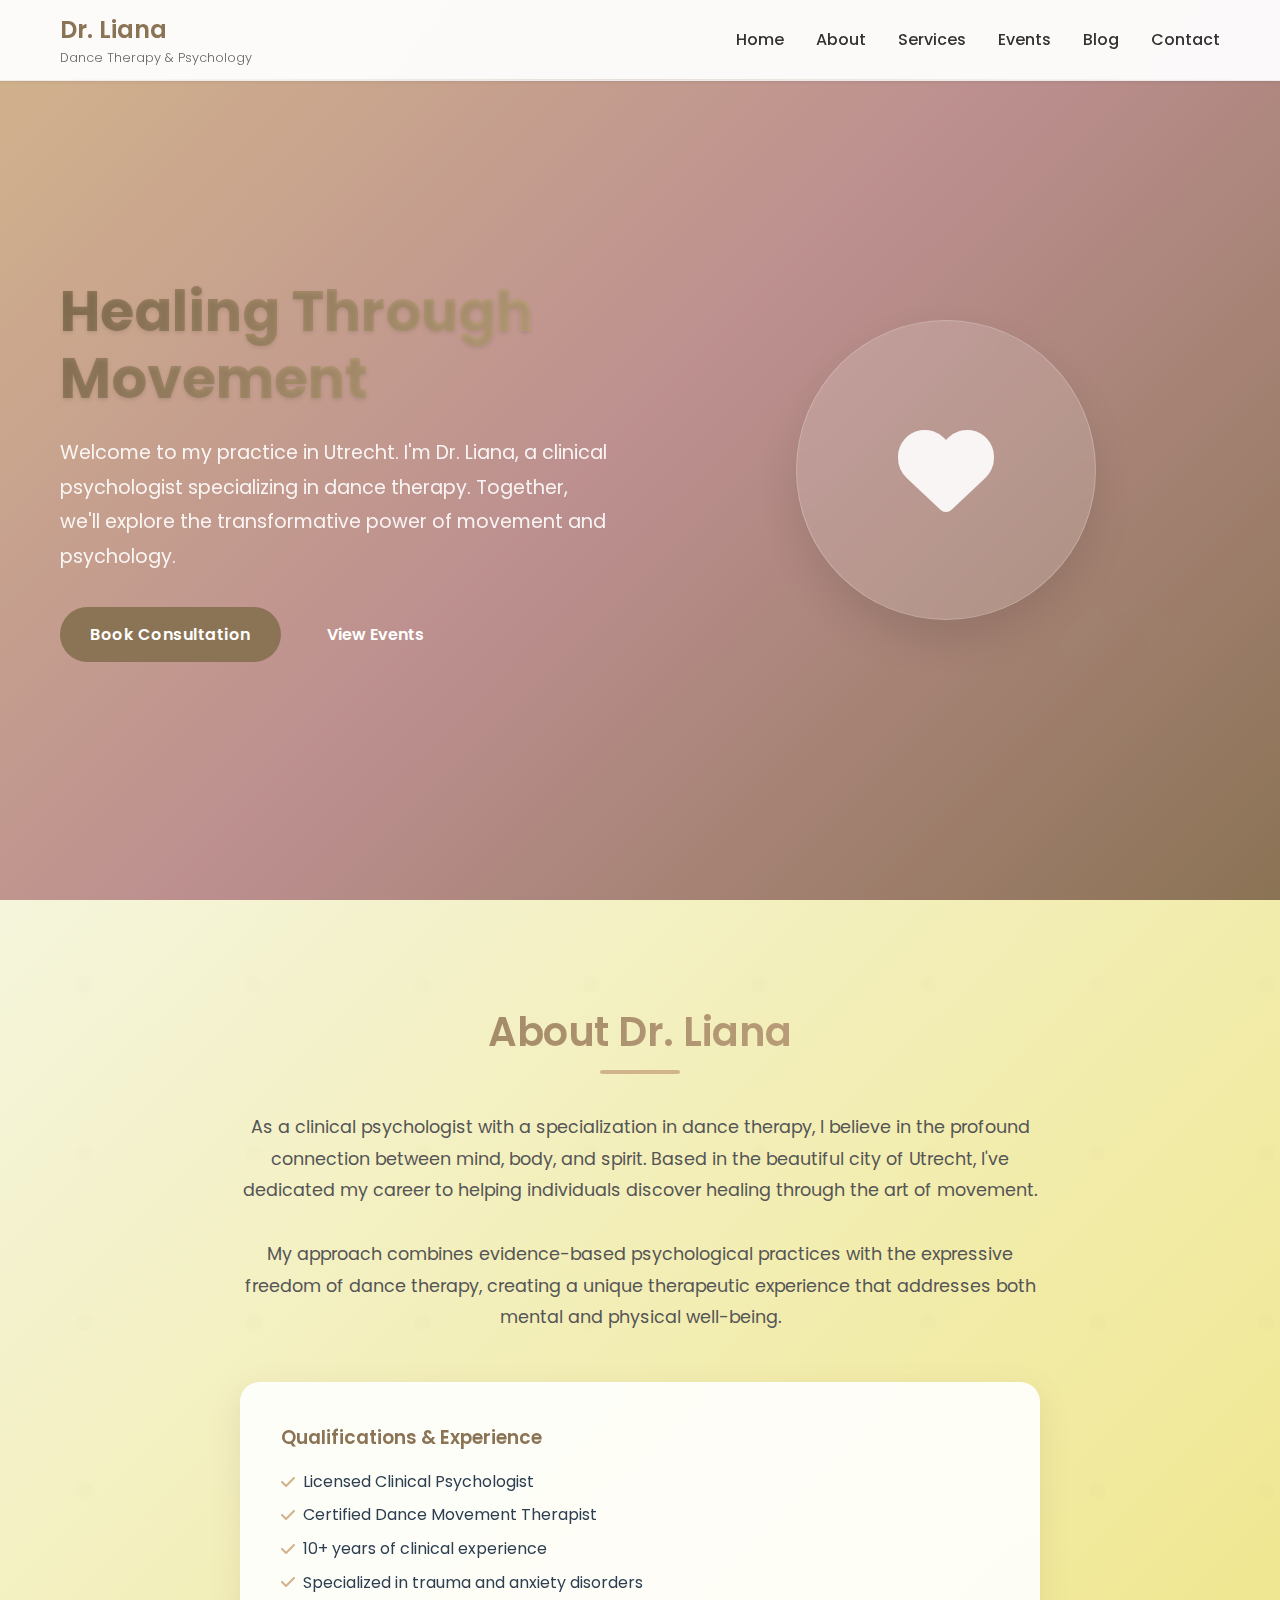
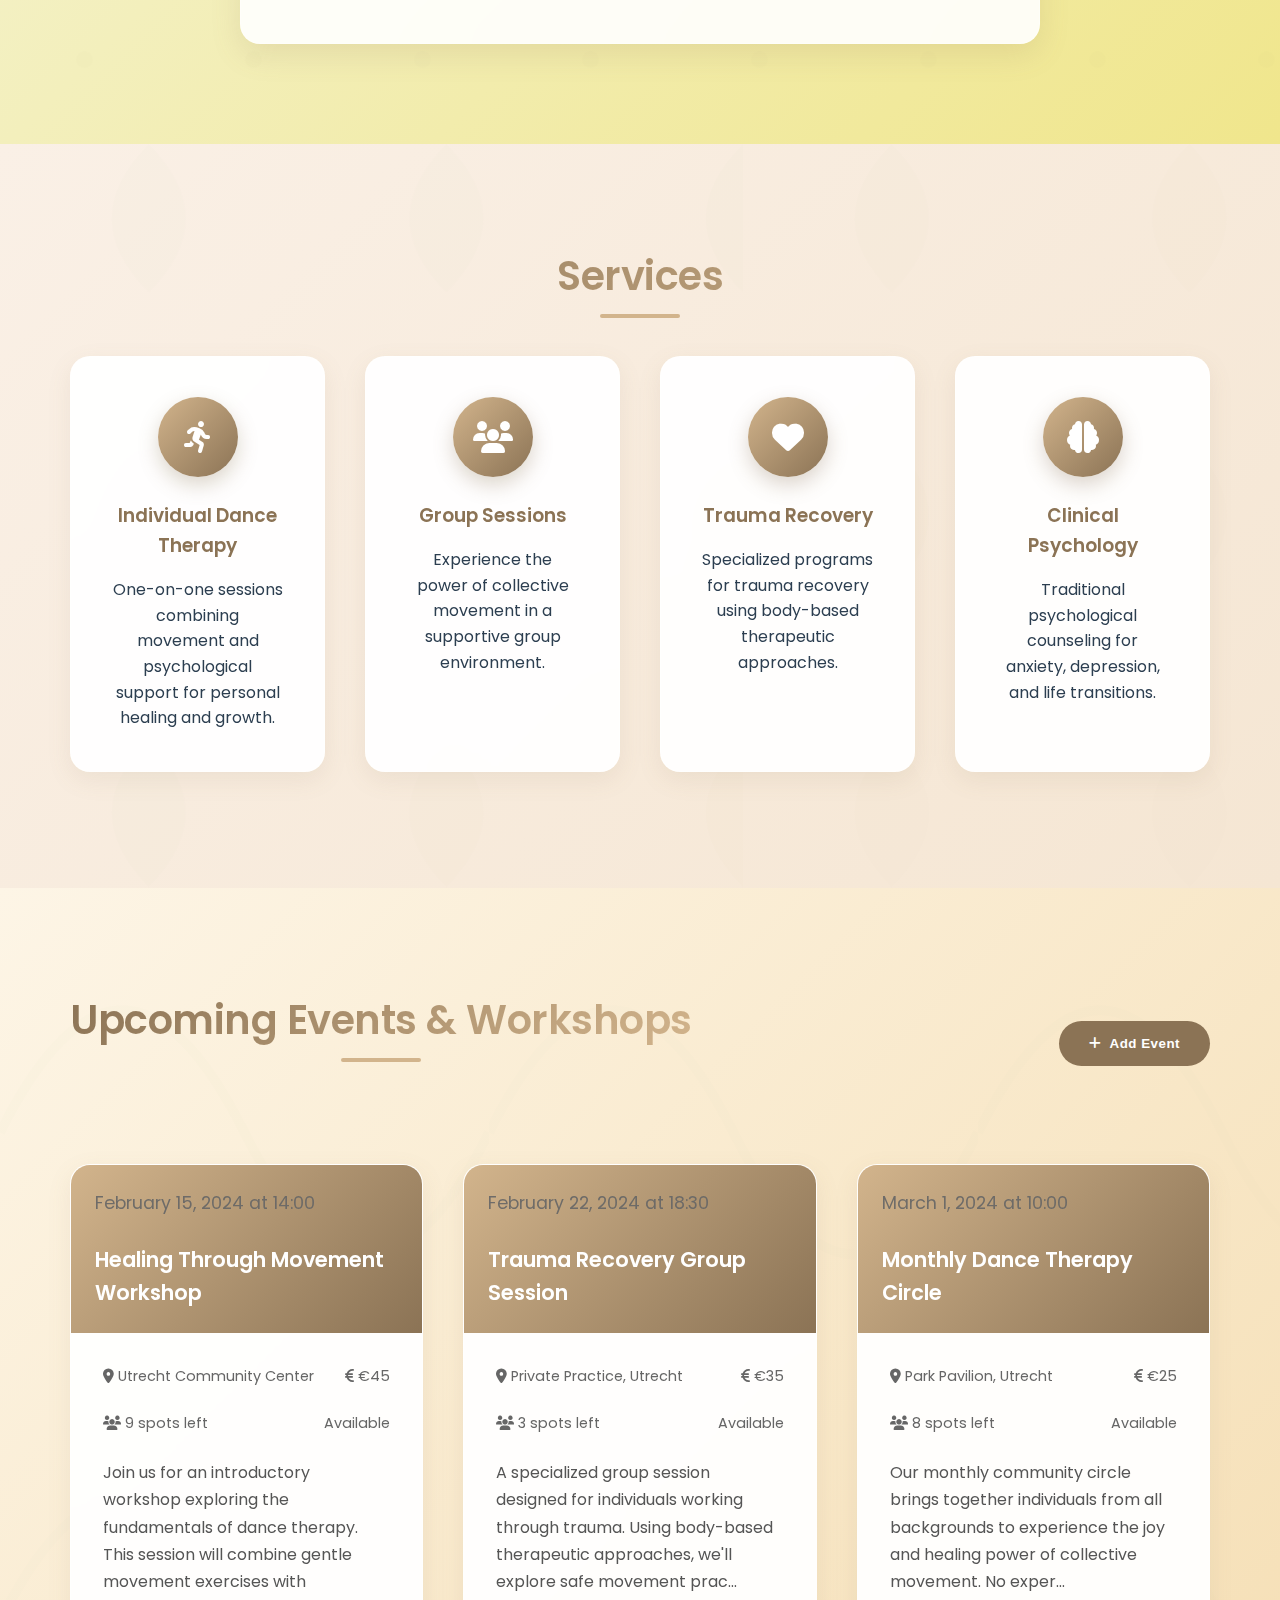
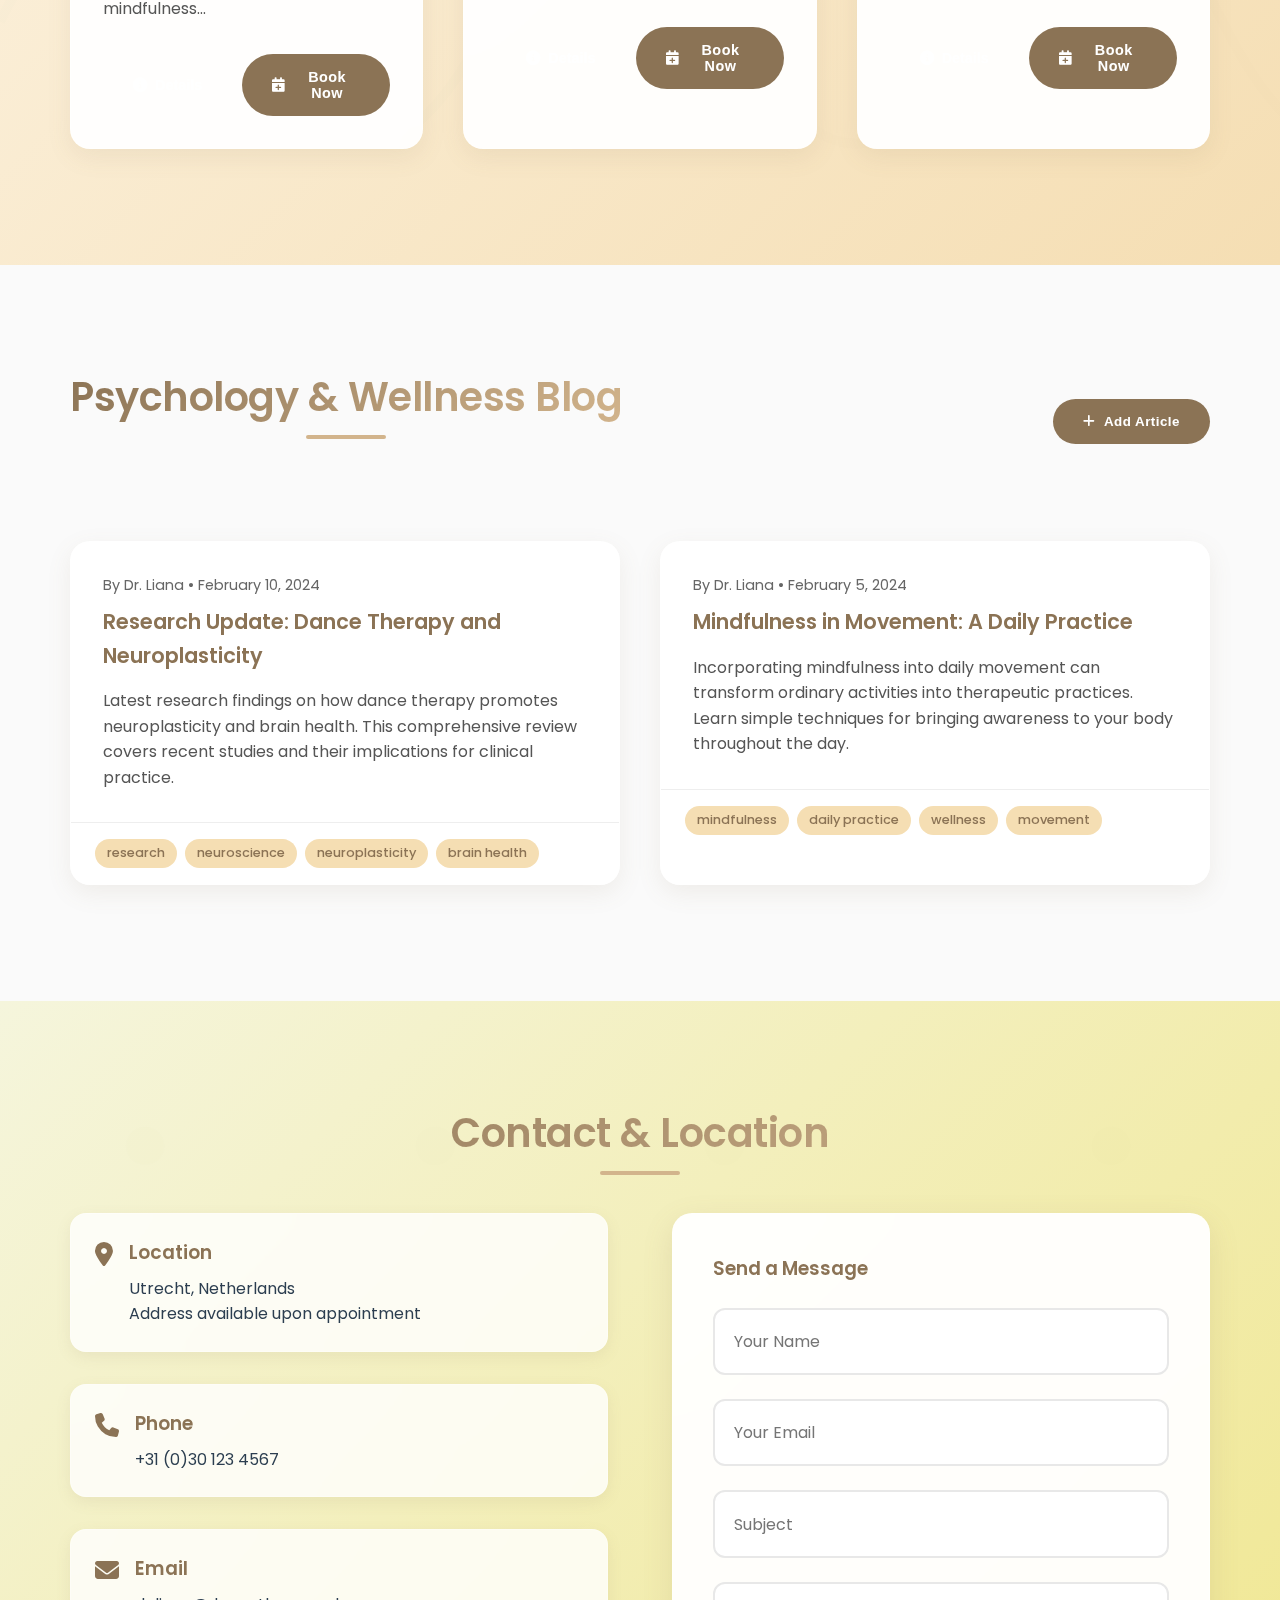
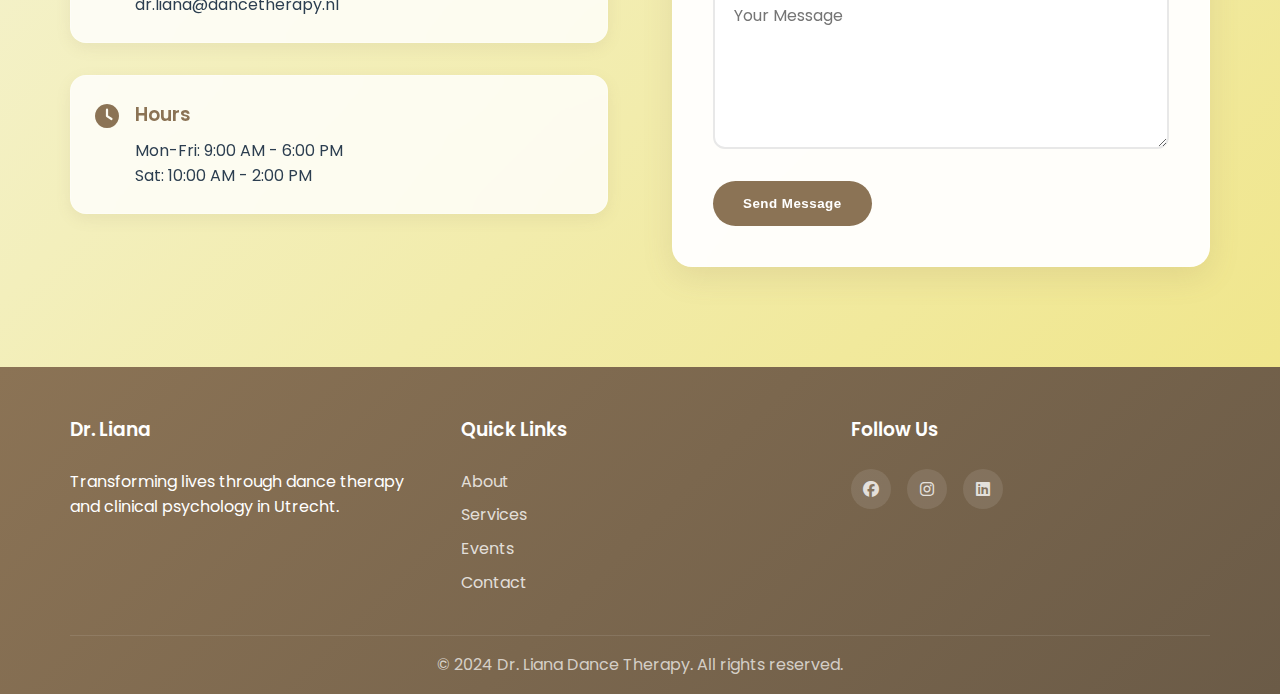
<file: index.html>
<!DOCTYPE html>
<html lang="en">
<head>
    <meta charset="UTF-8">
    <meta name="viewport" content="width=device-width, initial-scale=1.0">
    <title>Dr. Liana - Dance Therapy & Clinical Psychology | Utrecht</title>
    <link rel="stylesheet" href="styles.css">
    <link href="https://fonts.googleapis.com/css2?family=Poppins:wght@300;400;500;600;700&display=swap" rel="stylesheet">
    <link rel="stylesheet" href="https://cdnjs.cloudflare.com/ajax/libs/font-awesome/6.4.0/css/all.min.css">
</head>
<body>
    <!-- Navigation -->
    <nav class="navbar">
        <div class="nav-container">
            <div class="nav-logo">
                <h2>Dr. Liana</h2>
                <span>Dance Therapy & Psychology</span>
            </div>
            <ul class="nav-menu">
                <li><a href="#home" class="nav-link">Home</a></li>
                <li><a href="#about" class="nav-link">About</a></li>
                <li><a href="#services" class="nav-link">Services</a></li>
                <li><a href="#events" class="nav-link">Events</a></li>
                <li><a href="#blog" class="nav-link">Blog</a></li>
                <li><a href="#contact" class="nav-link">Contact</a></li>
            </ul>
            <div class="hamburger">
                <span class="bar"></span>
                <span class="bar"></span>
                <span class="bar"></span>
            </div>
        </div>
    </nav>

    <!-- Hero Section -->
    <section id="home" class="hero">
        <div class="calming-pattern"></div>
        <div class="hero-container">
            <div class="hero-content">
                <h1 class="gentle-float">Healing Through Movement</h1>
                <p class="soft-pulse">Welcome to my practice in Utrecht. I'm Dr. Liana, a clinical psychologist specializing in dance therapy. Together, we'll explore the transformative power of movement and psychology.</p>
                <div class="hero-buttons">
                    <a href="#contact" class="btn btn-primary">Book Consultation</a>
                    <a href="#events" class="btn btn-secondary">View Events</a>
                </div>
            </div>
            <div class="hero-image">
                <div class="hero-placeholder gentle-float">
                    <i class="fas fa-heart"></i>
                </div>
            </div>
        </div>
    </section>

    <!-- About Section -->
    <section id="about" class="about">
        <div class="calming-pattern"></div>
        <div class="container">
            <h2 class="section-title">About Dr. Liana</h2>
            <div class="about-content">
                <div class="about-text">
                    <p>As a clinical psychologist with a specialization in dance therapy, I believe in the profound connection between mind, body, and spirit. Based in the beautiful city of Utrecht, I've dedicated my career to helping individuals discover healing through the art of movement.</p>
                    <p>My approach combines evidence-based psychological practices with the expressive freedom of dance therapy, creating a unique therapeutic experience that addresses both mental and physical well-being.</p>
                    <div class="credentials">
                        <h3>Qualifications & Experience</h3>
                        <ul>
                            <li><i class="fas fa-check"></i> Licensed Clinical Psychologist</li>
                            <li><i class="fas fa-check"></i> Certified Dance Movement Therapist</li>
                            <li><i class="fas fa-check"></i> 10+ years of clinical experience</li>
                            <li><i class="fas fa-check"></i> Specialized in trauma and anxiety disorders</li>
                        </ul>
                    </div>
                </div>
            </div>
        </div>
    </section>

        <!-- Services Section -->
    <section id="services" class="services">
        <div class="calming-pattern"></div>
        <div class="container">
            <h2 class="section-title">Services</h2>
            <div class="services-grid">
                <div class="service-card">
                    <div class="service-icon">
                        <i class="fas fa-running"></i>
                    </div>
                    <h3>Individual Dance Therapy</h3>
                    <p>One-on-one sessions combining movement and psychological support for personal healing and growth.</p>
                </div>
                <div class="service-card">
                    <div class="service-icon">
                        <i class="fas fa-users"></i>
                    </div>
                    <h3>Group Sessions</h3>
                    <p>Experience the power of collective movement in a supportive group environment.</p>
                </div>
                <div class="service-card">
                    <div class="service-icon">
                        <i class="fas fa-heart"></i>
                    </div>
                    <h3>Trauma Recovery</h3>
                    <p>Specialized programs for trauma recovery using body-based therapeutic approaches.</p>
                </div>
                <div class="service-card">
                    <div class="service-icon">
                        <i class="fas fa-brain"></i>
                    </div>
                    <h3>Clinical Psychology</h3>
                    <p>Traditional psychological counseling for anxiety, depression, and life transitions.</p>
                </div>
            </div>
        </div>
    </section>

    <!-- Events Section -->
    <section id="events" class="events">
        <div class="calming-pattern"></div>
        <div class="container">
            <div class="section-header">
                <h2 class="section-title">Upcoming Events & Workshops</h2>
                <button class="btn btn-primary" onclick="openAddEventModal()">
                    <i class="fas fa-plus"></i> Add Event
                </button>
            </div>
            <div id="events-container" class="events-grid">
                <!-- Events will be dynamically loaded here -->
            </div>
        </div>
    </section>

    <!-- Blog Section -->
    <section id="blog" class="blog">
        <div class="calming-pattern"></div>
        <div class="container">
            <div class="section-header">
                <h2 class="section-title">Psychology & Wellness Blog</h2>
                <button class="btn btn-primary" onclick="openAddBlogModal()">
                    <i class="fas fa-plus"></i> Add Article
                </button>
            </div>
            <div id="blog-container" class="blog-grid">
                <!-- Blog posts will be dynamically loaded here -->
            </div>
        </div>
    </section>

    <!-- Contact Section -->
    <section id="contact" class="contact">
        <div class="container">
            <h2 class="section-title">Contact & Location</h2>
            <div class="contact-content">
                <div class="contact-info">
                    <div class="contact-item">
                        <i class="fas fa-map-marker-alt"></i>
                        <div>
                            <h3>Location</h3>
                            <p>Utrecht, Netherlands<br>
                            Address available upon appointment</p>
                        </div>
                    </div>
                    <div class="contact-item">
                        <i class="fas fa-phone"></i>
                        <div>
                            <h3>Phone</h3>
                            <p>+31 (0)30 123 4567</p>
                        </div>
                    </div>
                    <div class="contact-item">
                        <i class="fas fa-envelope"></i>
                        <div>
                            <h3>Email</h3>
                            <p>dr.liana@dancetherapy.nl</p>
                        </div>
                    </div>
                    <div class="contact-item">
                        <i class="fas fa-clock"></i>
                        <div>
                            <h3>Hours</h3>
                            <p>Mon-Fri: 9:00 AM - 6:00 PM<br>
                            Sat: 10:00 AM - 2:00 PM</p>
                        </div>
                    </div>
                </div>
                <div class="contact-form">
                    <h3>Send a Message</h3>
                    <form id="contact-form">
                        <input type="text" placeholder="Your Name" required>
                        <input type="email" placeholder="Your Email" required>
                        <input type="text" placeholder="Subject" required>
                        <textarea placeholder="Your Message" rows="5" required></textarea>
                        <button type="submit" class="btn btn-primary">Send Message</button>
                    </form>
                </div>
            </div>
        </div>
    </section>

    <!-- Footer -->
    <footer class="footer">
        <div class="container">
            <div class="footer-content">
                <div class="footer-section">
                    <h3>Dr. Liana</h3>
                    <p>Transforming lives through dance therapy and clinical psychology in Utrecht.</p>
                </div>
                <div class="footer-section">
                    <h3>Quick Links</h3>
                    <ul>
                        <li><a href="#about">About</a></li>
                        <li><a href="#services">Services</a></li>
                        <li><a href="#events">Events</a></li>
                        <li><a href="#contact">Contact</a></li>
                    </ul>
                </div>
                <div class="footer-section">
                    <h3>Follow Us</h3>
                    <div class="social-links">
                        <a href="#"><i class="fab fa-facebook"></i></a>
                        <a href="#"><i class="fab fa-instagram"></i></a>
                        <a href="#"><i class="fab fa-linkedin"></i></a>
                    </div>
                </div>
            </div>
            <div class="footer-bottom">
                <p>&copy; 2024 Dr. Liana Dance Therapy. All rights reserved.</p>
            </div>
        </div>
    </footer>

    <!-- Modals -->
    <div id="event-modal" class="modal">
        <div class="modal-content">
            <span class="close" onclick="closeModal('event-modal')">&times;</span>
            <h2 id="event-modal-title">Event Details</h2>
            <div id="event-modal-body">
                <!-- Event details will be populated here -->
            </div>
        </div>
    </div>

    <div id="add-event-modal" class="modal">
        <div class="modal-content">
            <span class="close" onclick="closeModal('add-event-modal')">&times;</span>
            <h2>Add New Event</h2>
            <form id="add-event-form">
                <input type="text" id="event-title" placeholder="Event Title" required>
                <input type="date" id="event-date" required>
                <input type="time" id="event-time" required>
                <input type="text" id="event-location" placeholder="Location" required>
                <input type="number" id="event-price" placeholder="Price (€)" step="0.01">
                <input type="number" id="event-spots" placeholder="Available Spots" required>
                <textarea id="event-description" placeholder="Event Description" rows="4" required></textarea>
                <button type="submit" class="btn btn-primary">Add Event</button>
            </form>
        </div>
    </div>

    <div id="add-blog-modal" class="modal">
        <div class="modal-content">
            <span class="close" onclick="closeModal('add-blog-modal')">&times;</span>
            <h2>Add New Blog Article</h2>
            <form id="add-blog-form">
                <input type="text" id="blog-title" placeholder="Article Title" required>
                <input type="text" id="blog-author" placeholder="Author" value="Dr. Liana" required>
                <textarea id="blog-content" placeholder="Article Content" rows="10" required></textarea>
                <input type="text" id="blog-tags" placeholder="Tags (comma separated)">
                <button type="submit" class="btn btn-primary">Publish Article</button>
            </form>
        </div>
    </div>

    <div id="booking-modal" class="modal">
        <div class="modal-content">
            <span class="close" onclick="closeModal('booking-modal')">&times;</span>
            <h2>Book Event</h2>
            <div id="booking-event-info"></div>
            <form id="booking-form">
                <input type="text" id="booking-name" placeholder="Your Name" required>
                <input type="email" id="booking-email" placeholder="Your Email" required>
                <input type="tel" id="booking-phone" placeholder="Phone Number" required>
                <textarea id="booking-notes" placeholder="Additional Notes" rows="3"></textarea>
                <button type="submit" class="btn btn-primary">Confirm Booking</button>
            </form>
        </div>
    </div>

    <script src="script.js"></script>
</body>
</html>
</file>
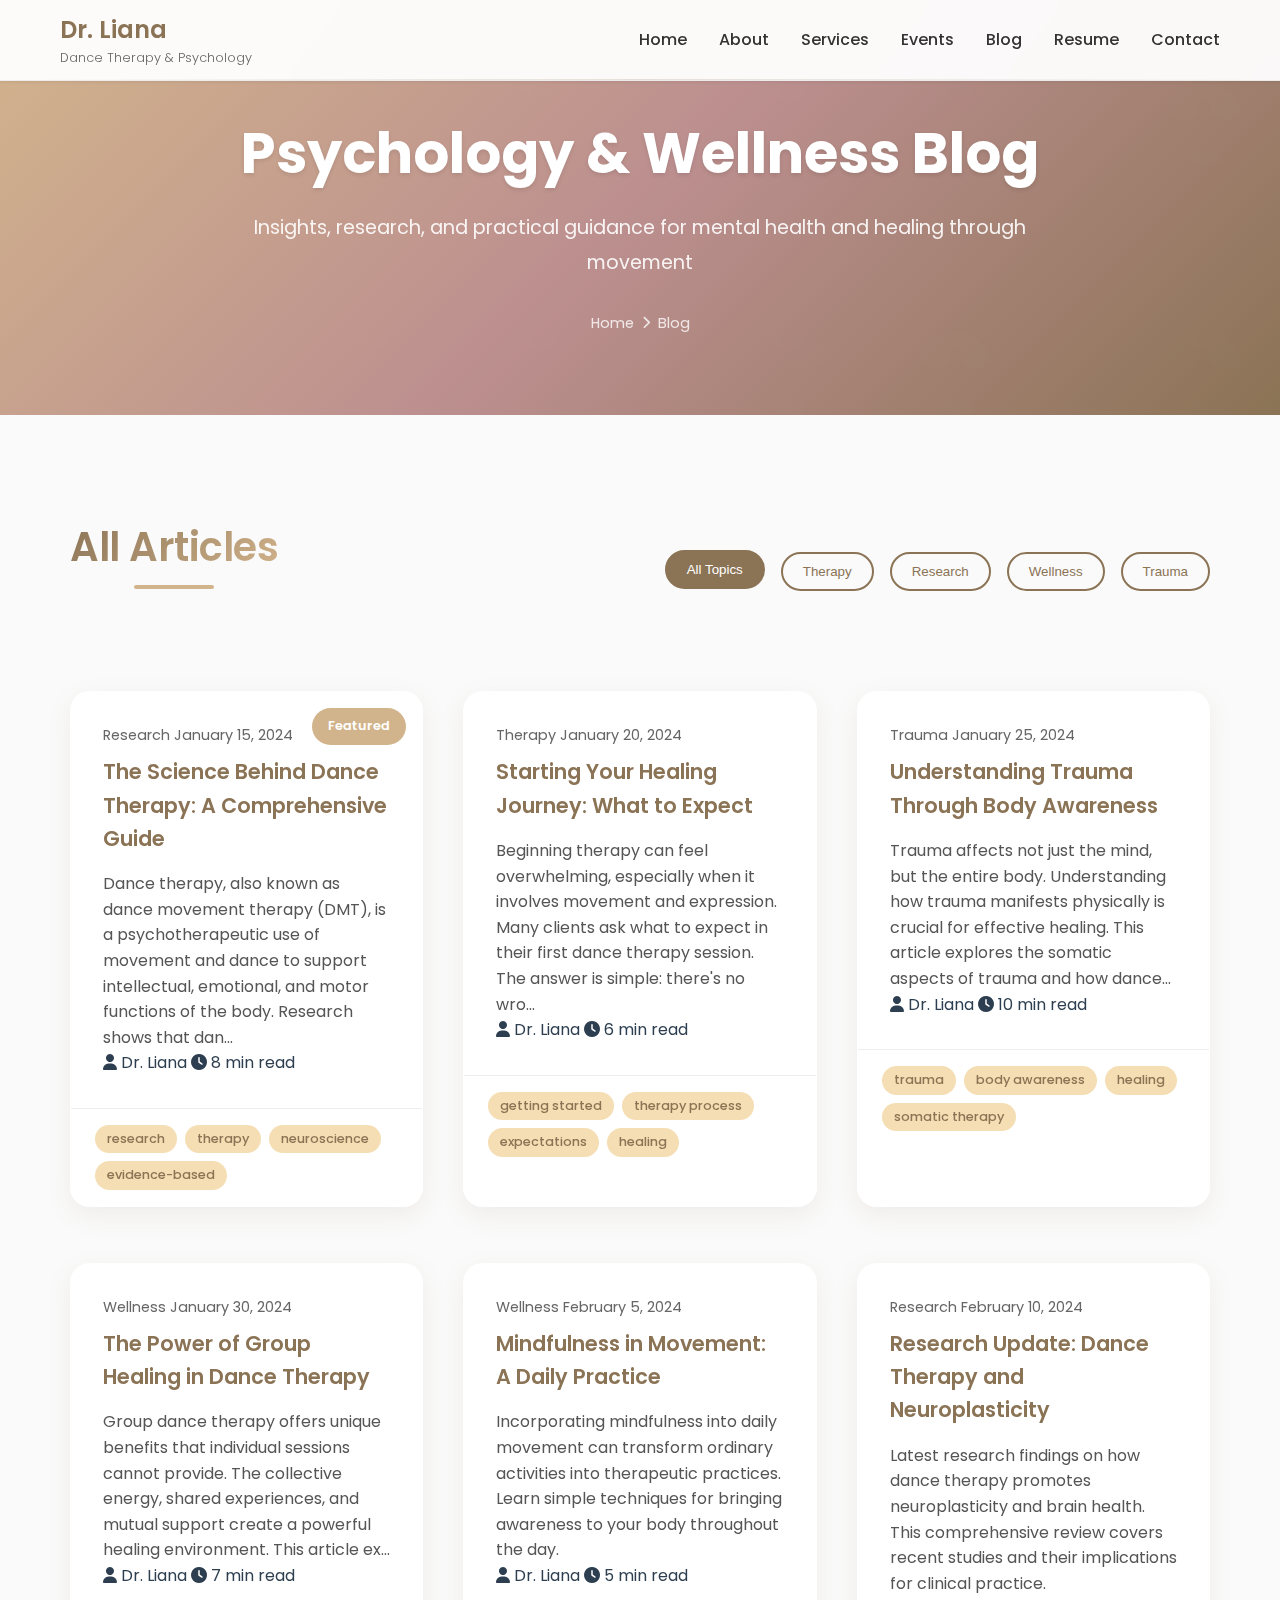
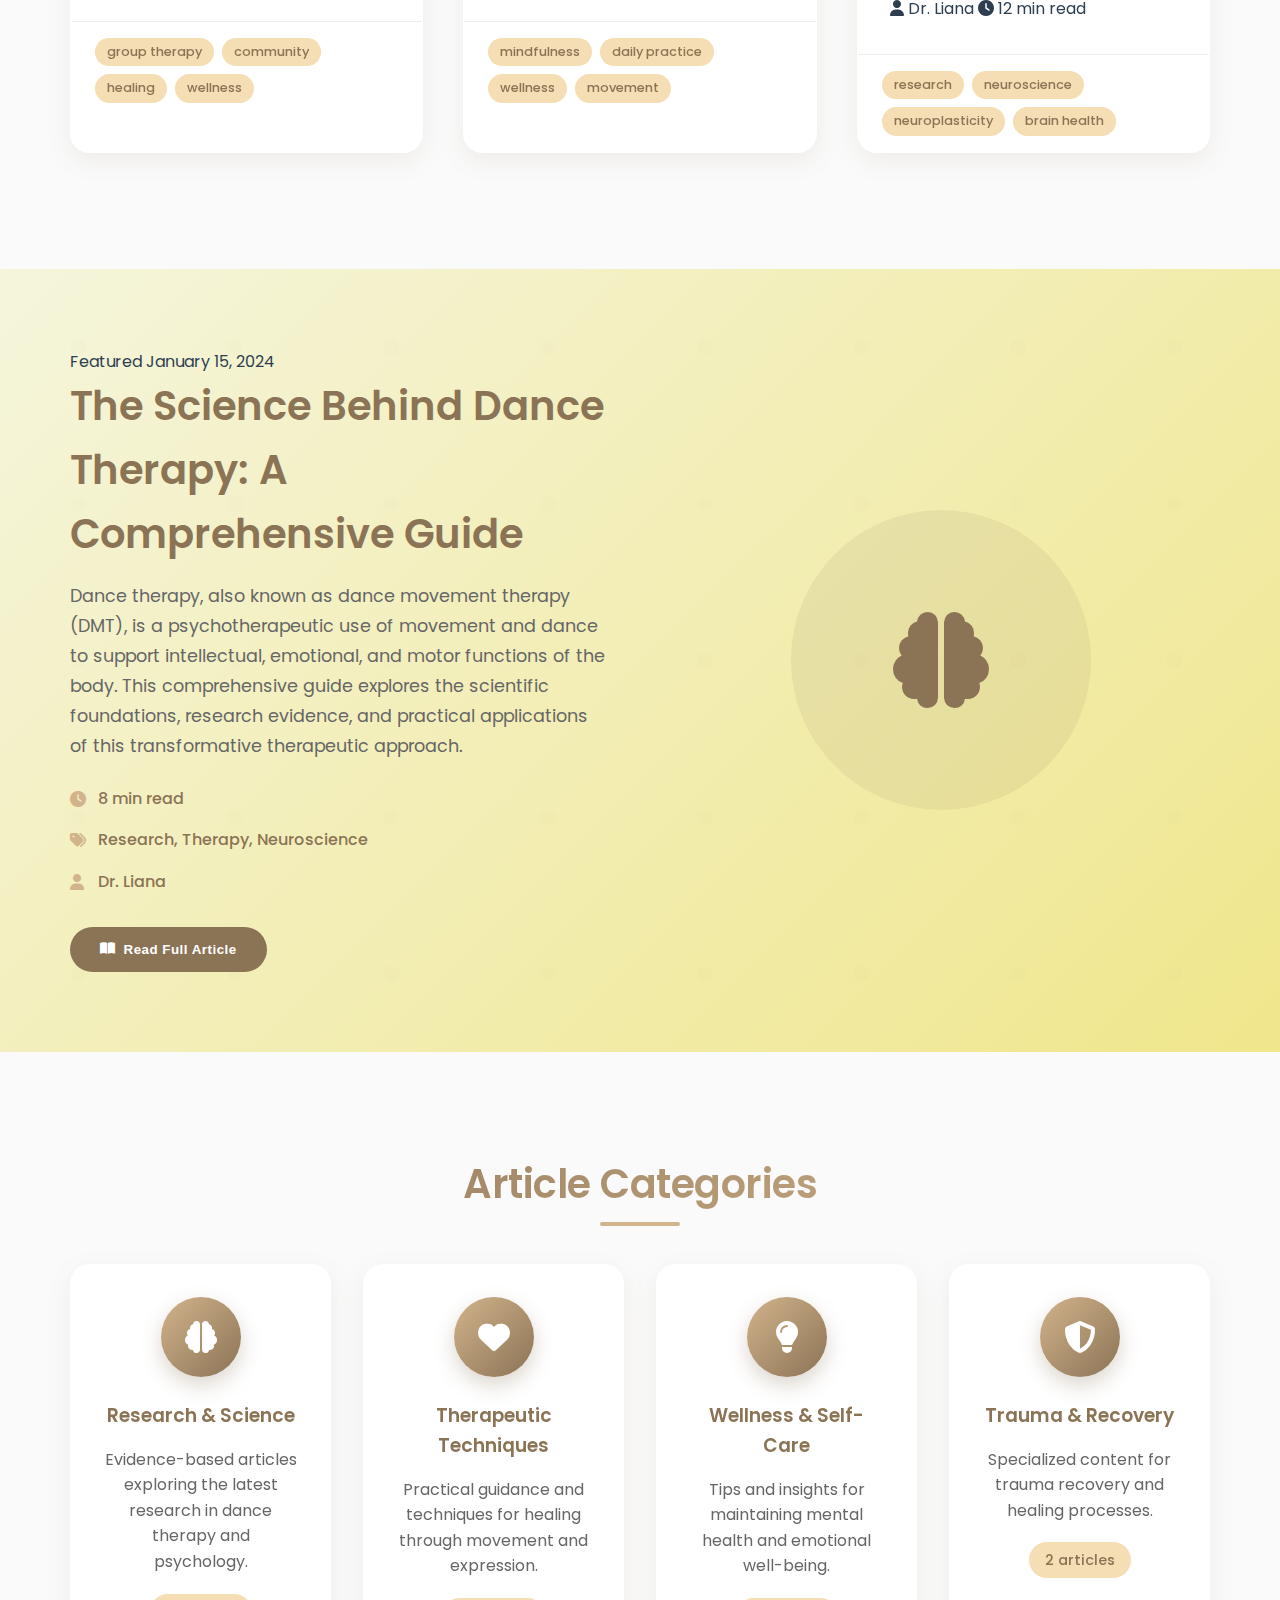
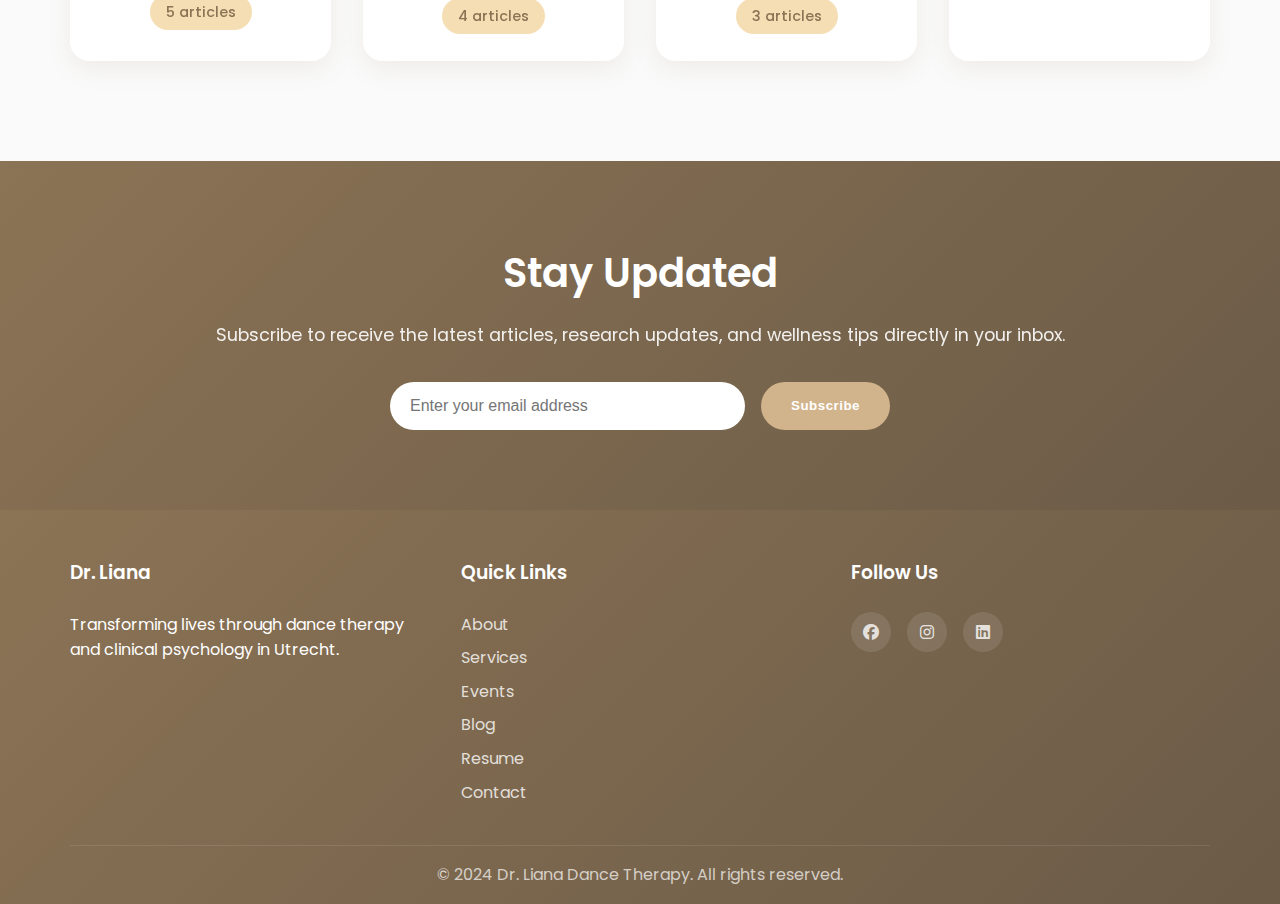
<file: blog.html>
<!DOCTYPE html>
<html lang="en">
<head>
    <meta charset="UTF-8">
    <meta name="viewport" content="width=device-width, initial-scale=1.0">
    <title>Blog - Dr. Liana Dance Therapy | Utrecht</title>
    <link rel="stylesheet" href="styles.css">
    <link href="https://fonts.googleapis.com/css2?family=Poppins:wght@300;400;500;600;700&display=swap" rel="stylesheet">
    <link rel="stylesheet" href="https://cdnjs.cloudflare.com/ajax/libs/font-awesome/6.4.0/css/all.min.css">
</head>
<body>
    <!-- Navigation -->
    <nav class="navbar">
        <div class="nav-container">
            <div class="nav-logo">
                <h2>Dr. Liana</h2>
                <span>Dance Therapy & Psychology</span>
            </div>
            <ul class="nav-menu">
                <li><a href="index.html" class="nav-link">Home</a></li>
                <li><a href="index.html#about" class="nav-link">About</a></li>
                <li><a href="index.html#services" class="nav-link">Services</a></li>
                <li><a href="events.html" class="nav-link">Events</a></li>
                <li><a href="blog.html" class="nav-link active">Blog</a></li>
                <li><a href="resume.html" class="nav-link">Resume</a></li>
                <li><a href="index.html#contact" class="nav-link">Contact</a></li>
            </ul>
            <div class="hamburger">
                <span class="bar"></span>
                <span class="bar"></span>
                <span class="bar"></span>
            </div>
        </div>
    </nav>

    <!-- Hero Section -->
    <section class="page-hero">
        <div class="calming-pattern"></div>
        <div class="container">
            <div class="page-hero-content">
                <h1>Psychology & Wellness Blog</h1>
                <p>Insights, research, and practical guidance for mental health and healing through movement</p>
                <div class="breadcrumb">
                    <a href="index.html">Home</a>
                    <i class="fas fa-chevron-right"></i>
                    <span>Blog</span>
                </div>
            </div>
        </div>
    </section>

    <!-- Blog Section -->
    <section class="blog-full">
        <div class="calming-pattern"></div>
        <div class="container">
            <div class="section-header">
                <h2 class="section-title">All Articles</h2>
                <div class="blog-filter">
                    <button class="filter-btn active" data-filter="all">All Topics</button>
                    <button class="filter-btn" data-filter="therapy">Therapy</button>
                    <button class="filter-btn" data-filter="research">Research</button>
                    <button class="filter-btn" data-filter="wellness">Wellness</button>
                    <button class="filter-btn" data-filter="trauma">Trauma</button>
                </div>
            </div>
            
            <div id="blog-container-full" class="blog-grid-full">
                <!-- Blog posts will be dynamically loaded here -->
            </div>
        </div>
    </section>

    <!-- Featured Article -->
    <section class="featured-article">
        <div class="container">
            <div class="featured-article-content">
                <div class="featured-article-info">
                    <div class="article-meta">
                        <span class="article-category">Featured</span>
                        <span class="article-date">January 15, 2024</span>
                    </div>
                    <h2>The Science Behind Dance Therapy: A Comprehensive Guide</h2>
                    <p class="article-excerpt">Dance therapy, also known as dance movement therapy (DMT), is a psychotherapeutic use of movement and dance to support intellectual, emotional, and motor functions of the body. This comprehensive guide explores the scientific foundations, research evidence, and practical applications of this transformative therapeutic approach.</p>
                    <div class="article-highlights">
                        <div class="highlight">
                            <i class="fas fa-clock"></i>
                            <span>8 min read</span>
                        </div>
                        <div class="highlight">
                            <i class="fas fa-tags"></i>
                            <span>Research, Therapy, Neuroscience</span>
                        </div>
                        <div class="highlight">
                            <i class="fas fa-user"></i>
                            <span>Dr. Liana</span>
                        </div>
                    </div>
                    <button class="btn btn-primary" onclick="openArticleModal(featuredArticle)">
                        <i class="fas fa-book-open"></i> Read Full Article
                    </button>
                </div>
                <div class="featured-article-image">
                    <div class="article-image-placeholder">
                        <i class="fas fa-brain"></i>
                    </div>
                </div>
            </div>
        </div>
    </section>

    <!-- Blog Categories -->
    <section class="blog-categories">
        <div class="container">
            <h2 class="section-title">Article Categories</h2>
            <div class="categories-grid">
                <div class="category-card">
                    <div class="category-icon">
                        <i class="fas fa-brain"></i>
                    </div>
                    <h3>Research & Science</h3>
                    <p>Evidence-based articles exploring the latest research in dance therapy and psychology.</p>
                    <span class="category-count">5 articles</span>
                </div>
                <div class="category-card">
                    <div class="category-icon">
                        <i class="fas fa-heart"></i>
                    </div>
                    <h3>Therapeutic Techniques</h3>
                    <p>Practical guidance and techniques for healing through movement and expression.</p>
                    <span class="category-count">4 articles</span>
                </div>
                <div class="category-card">
                    <div class="category-icon">
                        <i class="fas fa-lightbulb"></i>
                    </div>
                    <h3>Wellness & Self-Care</h3>
                    <p>Tips and insights for maintaining mental health and emotional well-being.</p>
                    <span class="category-count">3 articles</span>
                </div>
                <div class="category-card">
                    <div class="category-icon">
                        <i class="fas fa-shield-alt"></i>
                    </div>
                    <h3>Trauma & Recovery</h3>
                    <p>Specialized content for trauma recovery and healing processes.</p>
                    <span class="category-count">2 articles</span>
                </div>
            </div>
        </div>
    </section>

    <!-- Newsletter Signup -->
    <section class="newsletter-signup">
        <div class="container">
            <div class="newsletter-content">
                <h2>Stay Updated</h2>
                <p>Subscribe to receive the latest articles, research updates, and wellness tips directly in your inbox.</p>
                <form class="newsletter-form">
                    <input type="email" placeholder="Enter your email address" required>
                    <button type="submit" class="btn btn-primary">Subscribe</button>
                </form>
            </div>
        </div>
    </section>

    <!-- Footer -->
    <footer class="footer">
        <div class="container">
            <div class="footer-content">
                <div class="footer-section">
                    <h3>Dr. Liana</h3>
                    <p>Transforming lives through dance therapy and clinical psychology in Utrecht.</p>
                </div>
                <div class="footer-section">
                    <h3>Quick Links</h3>
                    <ul>
                        <li><a href="index.html#about">About</a></li>
                        <li><a href="index.html#services">Services</a></li>
                        <li><a href="events.html">Events</a></li>
                        <li><a href="blog.html">Blog</a></li>
                        <li><a href="resume.html">Resume</a></li>
                        <li><a href="index.html#contact">Contact</a></li>
                    </ul>
                </div>
                <div class="footer-section">
                    <h3>Follow Us</h3>
                    <div class="social-links">
                        <a href="#"><i class="fab fa-facebook"></i></a>
                        <a href="#"><i class="fab fa-instagram"></i></a>
                        <a href="#"><i class="fab fa-linkedin"></i></a>
                    </div>
                </div>
            </div>
            <div class="footer-bottom">
                <p>&copy; 2024 Dr. Liana Dance Therapy. All rights reserved.</p>
            </div>
        </div>
    </footer>

    <!-- Modals -->
    <div id="article-modal" class="modal">
        <div class="modal-content">
            <span class="close" onclick="closeModal('article-modal')">&times;</span>
            <div id="article-modal-body">
                <!-- Article content will be populated here -->
            </div>
        </div>
    </div>

    <script src="script.js"></script>
    <script>
        // Featured article data
        const featuredArticle = {
            id: 'featured',
            title: 'The Science Behind Dance Therapy: A Comprehensive Guide',
            author: 'Dr. Liana',
            date: '2024-01-15',
            category: 'Research',
            readTime: '8 min read',
            content: `Dance therapy, also known as dance movement therapy (DMT), is a psychotherapeutic use of movement and dance to support intellectual, emotional, and motor functions of the body. Research shows that dance therapy can significantly reduce symptoms of depression and anxiety while improving overall quality of life.

The practice integrates physical, emotional, cognitive, and social aspects of an individual, promoting holistic healing. Studies have demonstrated that rhythmic movement activates the brain's reward system, releasing endorphins and promoting neuroplasticity. This makes dance therapy particularly effective for trauma recovery, as it allows individuals to process experiences through the body when words may not be sufficient.

## The Neuroscience of Movement

Recent advances in neuroscience have revealed fascinating insights into how movement affects the brain. When we engage in dance therapy:

- **Neuroplasticity**: Movement stimulates the growth of new neural connections
- **Stress Reduction**: Physical activity reduces cortisol levels and increases serotonin
- **Emotional Processing**: Movement helps process and release stored emotional energy
- **Social Connection**: Group dance therapy activates mirror neurons, fostering empathy

## Evidence-Based Benefits

Multiple studies have documented the effectiveness of dance therapy:

1. **Depression**: 45% reduction in symptoms after 12 weeks
2. **Anxiety**: 38% improvement in anxiety levels
3. **Trauma**: Significant reduction in PTSD symptoms
4. **Self-Esteem**: Improved body image and self-confidence

## Practical Applications

Dance therapy can be adapted for various populations and settings:

- **Individual Sessions**: Personalized therapeutic movement
- **Group Therapy**: Collective healing experiences
- **Trauma Recovery**: Body-based processing techniques
- **Elderly Care**: Movement for cognitive and physical health

The integration of movement and psychology creates a unique therapeutic modality that honors the mind-body connection and promotes healing on multiple levels.`,
            tags: ['research', 'therapy', 'neuroscience', 'evidence-based']
        };

        // Extended blog data
        const extendedBlogs = [
            {
                id: 1,
                title: 'Starting Your Healing Journey: What to Expect',
                author: 'Dr. Liana',
                date: '2024-01-20',
                category: 'Therapy',
                readTime: '6 min read',
                content: 'Beginning therapy can feel overwhelming, especially when it involves movement and expression. Many clients ask what to expect in their first dance therapy session. The answer is simple: there\'s no wrong way to move. Our sessions begin with a gentle check-in, allowing you to share how you\'re feeling in the moment. We then explore movement that feels authentic to your current emotional state. Whether it\'s gentle swaying, structured exercises, or free-form expression, every movement is valid and therapeutic. The goal isn\'t performance – it\'s connection. Connection to your body, your emotions, and ultimately, to your path of healing.',
                tags: ['getting started', 'therapy process', 'expectations', 'healing']
            },
            {
                id: 2,
                title: 'Understanding Trauma Through Body Awareness',
                author: 'Dr. Liana',
                date: '2024-01-25',
                category: 'Trauma',
                readTime: '10 min read',
                content: 'Trauma affects not just the mind, but the entire body. Understanding how trauma manifests physically is crucial for effective healing. This article explores the somatic aspects of trauma and how dance therapy provides a safe pathway for processing and releasing stored trauma energy.',
                tags: ['trauma', 'body awareness', 'healing', 'somatic therapy']
            },
            {
                id: 3,
                title: 'The Power of Group Healing in Dance Therapy',
                author: 'Dr. Liana',
                date: '2024-01-30',
                category: 'Wellness',
                readTime: '7 min read',
                content: 'Group dance therapy offers unique benefits that individual sessions cannot provide. The collective energy, shared experiences, and mutual support create a powerful healing environment. This article explores the science behind group dynamics in therapeutic settings.',
                tags: ['group therapy', 'community', 'healing', 'wellness']
            },
            {
                id: 4,
                title: 'Mindfulness in Movement: A Daily Practice',
                author: 'Dr. Liana',
                date: '2024-02-05',
                category: 'Wellness',
                readTime: '5 min read',
                content: 'Incorporating mindfulness into daily movement can transform ordinary activities into therapeutic practices. Learn simple techniques for bringing awareness to your body throughout the day.',
                tags: ['mindfulness', 'daily practice', 'wellness', 'movement']
            },
            {
                id: 5,
                title: 'Research Update: Dance Therapy and Neuroplasticity',
                author: 'Dr. Liana',
                date: '2024-02-10',
                category: 'Research',
                readTime: '12 min read',
                content: 'Latest research findings on how dance therapy promotes neuroplasticity and brain health. This comprehensive review covers recent studies and their implications for clinical practice.',
                tags: ['research', 'neuroscience', 'neuroplasticity', 'brain health']
            }
        ];

        // Load all blogs on page load
        document.addEventListener('DOMContentLoaded', () => {
            loadAllBlogs();
            setupBlogFilters();
            setupNewsletterForm();
        });

        function loadAllBlogs() {
            const container = document.getElementById('blog-container-full');
            if (!container) return;
            
            container.innerHTML = '';
            
            // Add featured article first
            const featuredCard = createBlogCard(featuredArticle, true);
            container.appendChild(featuredCard);
            
            // Add other articles
            extendedBlogs.forEach(blog => {
                const blogCard = createBlogCard(blog, false);
                container.appendChild(blogCard);
            });
        }

        function createBlogCard(blog, isFeatured = false) {
            const card = document.createElement('div');
            card.className = `blog-card ${isFeatured ? 'featured-blog-card' : ''} fade-in-up`;
            card.onclick = () => openArticleModal(blog);
            
            const excerpt = blog.content.length > 200 ? blog.content.substring(0, 200) + '...' : blog.content;
            
            card.innerHTML = `
                <div class="blog-header">
                    <div class="blog-meta">
                        <span class="article-category">${blog.category}</span>
                        <span class="article-date">${formatDate(blog.date)}</span>
                    </div>
                    <h3 class="blog-title">${blog.title}</h3>
                    <div class="blog-excerpt">${excerpt}</div>
                    <div class="blog-meta-details">
                        <span><i class="fas fa-user"></i> ${blog.author}</span>
                        <span><i class="fas fa-clock"></i> ${blog.readTime}</span>
                    </div>
                </div>
                <div class="blog-tags">
                    ${blog.tags.map(tag => `<span class="tag">${tag}</span>`).join('')}
                </div>
                ${isFeatured ? '<div class="featured-badge">Featured</div>' : ''}
            `;
            
            return card;
        }

        function setupBlogFilters() {
            const filterBtns = document.querySelectorAll('.blog-filter .filter-btn');
            filterBtns.forEach(btn => {
                btn.addEventListener('click', () => {
                    // Remove active class from all buttons
                    filterBtns.forEach(b => b.classList.remove('active'));
                    // Add active class to clicked button
                    btn.classList.add('active');
                    
                    const filter = btn.dataset.filter;
                    filterBlogs(filter);
                });
            });
        }

        function filterBlogs(filter) {
            const container = document.getElementById('blog-container-full');
            if (!container) return;
            
            container.innerHTML = '';
            
            if (filter === 'all') {
                loadAllBlogs();
                return;
            }
            
            // Filter blogs based on category
            const filteredBlogs = [featuredArticle, ...extendedBlogs].filter(blog => {
                if (filter === 'therapy') return blog.category === 'Therapy';
                if (filter === 'research') return blog.category === 'Research';
                if (filter === 'wellness') return blog.category === 'Wellness';
                if (filter === 'trauma') return blog.category === 'Trauma';
                return true;
            });
            
            filteredBlogs.forEach(blog => {
                const isFeatured = blog.id === 'featured';
                const blogCard = createBlogCard(blog, isFeatured);
                container.appendChild(blogCard);
            });
        }

        function formatDate(dateString) {
            const options = { 
                year: 'numeric', 
                month: 'long', 
                day: 'numeric' 
            };
            return new Date(dateString).toLocaleDateString('en-US', options);
        }

        function openArticleModal(article) {
            const modal = document.getElementById('article-modal');
            const body = document.getElementById('article-modal-body');
            
            body.innerHTML = `
                <div class="article-full">
                    <div class="article-header">
                        <div class="article-meta">
                            <span class="article-category">${article.category}</span>
                            <span class="article-date">${formatDate(article.date)}</span>
                        </div>
                        <h1>${article.title}</h1>
                        <div class="article-author">
                            <i class="fas fa-user"></i> ${article.author}
                        </div>
                        <div class="article-read-time">
                            <i class="fas fa-clock"></i> ${article.readTime}
                        </div>
                    </div>
                    <div class="article-content">
                        ${article.content.replace(/\n\n/g, '</p><p>').replace(/\n/g, '<br>')}
                    </div>
                    <div class="article-tags">
                        <strong>Tags:</strong>
                        ${article.tags.map(tag => `<span class="tag">${tag}</span>`).join('')}
                    </div>
                </div>
            `;
            
            modal.style.display = 'block';
        }

        function closeModal(modalId) {
            document.getElementById(modalId).style.display = 'none';
        }

        function setupNewsletterForm() {
            const newsletterForm = document.querySelector('.newsletter-form');
            if (newsletterForm) {
                newsletterForm.addEventListener('submit', function(e) {
                    e.preventDefault();
                    
                    // Simulate newsletter signup
                    alert('Thank you for subscribing! You will receive our latest articles and updates.');
                    this.reset();
                });
            }
        }

        // Close modals when clicking outside
        window.onclick = function(event) {
            const modals = document.querySelectorAll('.modal');
            modals.forEach(modal => {
                if (event.target === modal) {
                    modal.style.display = 'none';
                }
            });
        }
    </script>
</body>
</html>
</file>
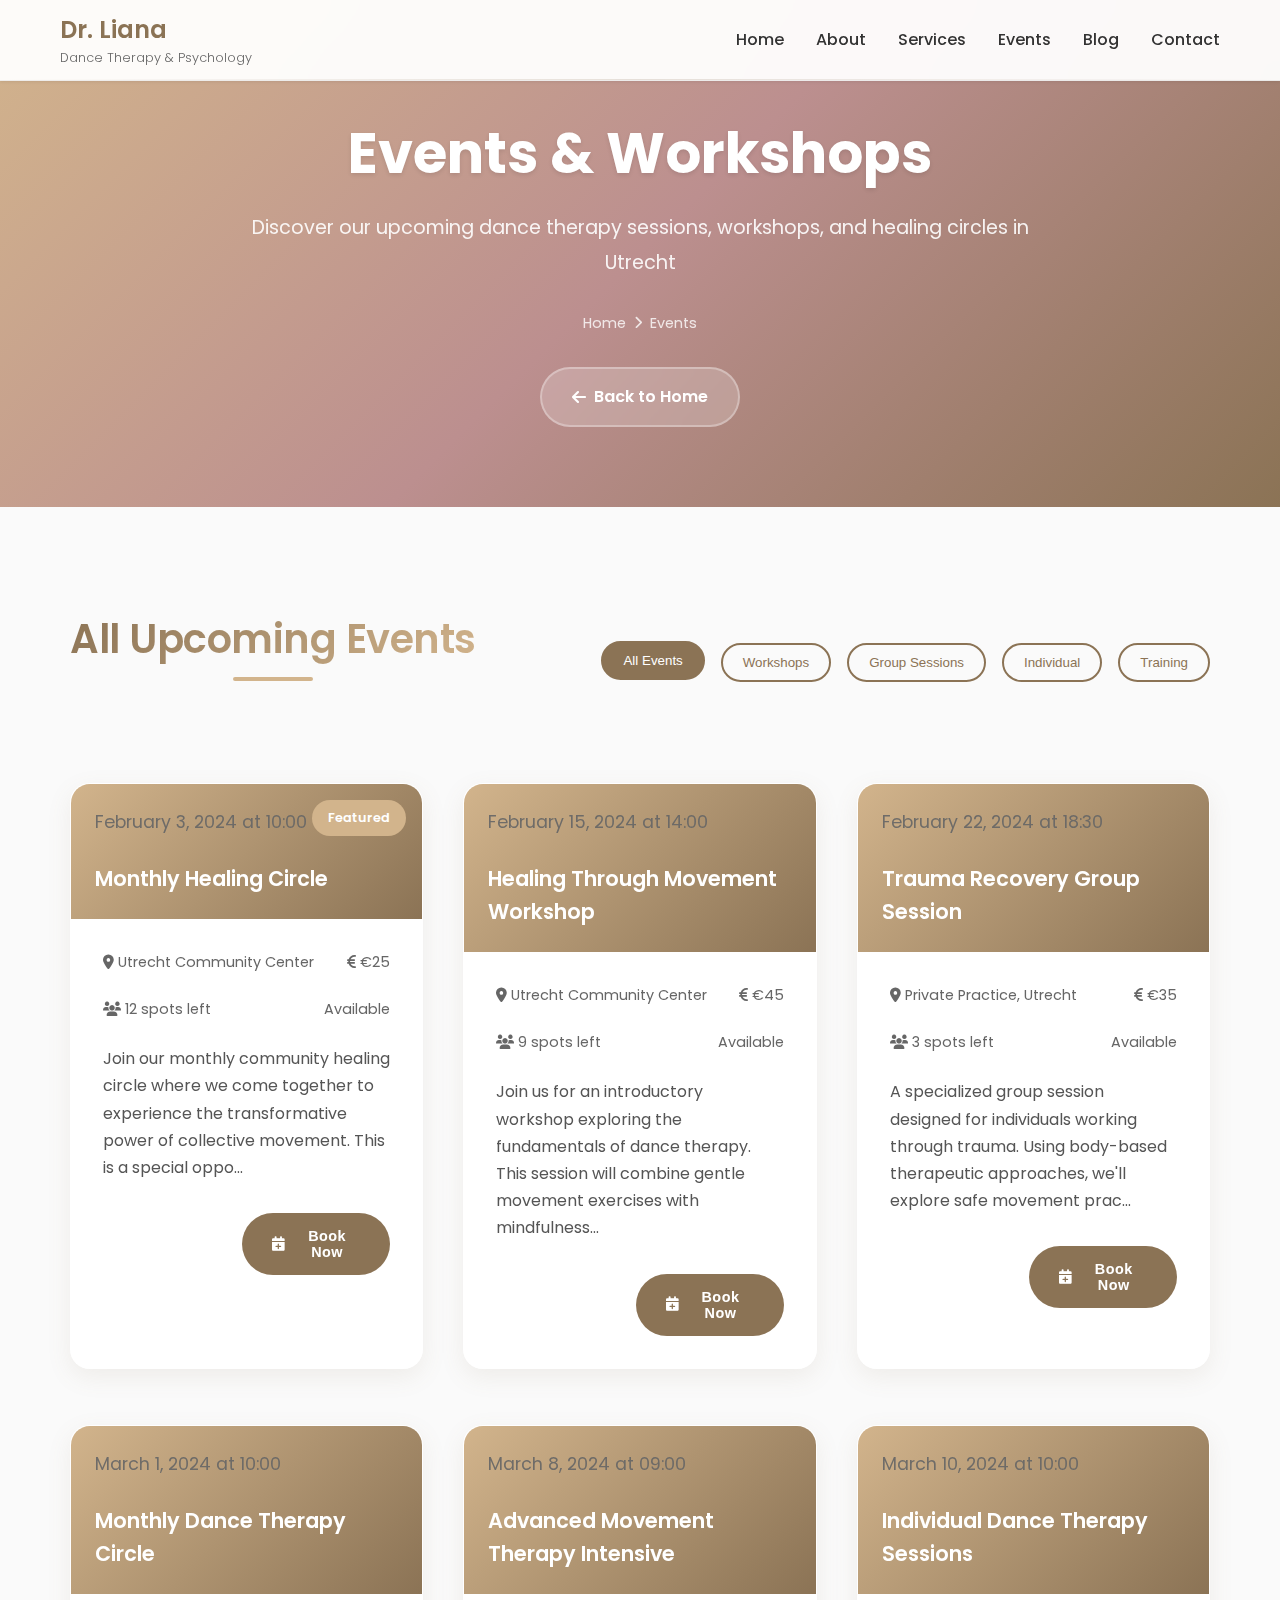
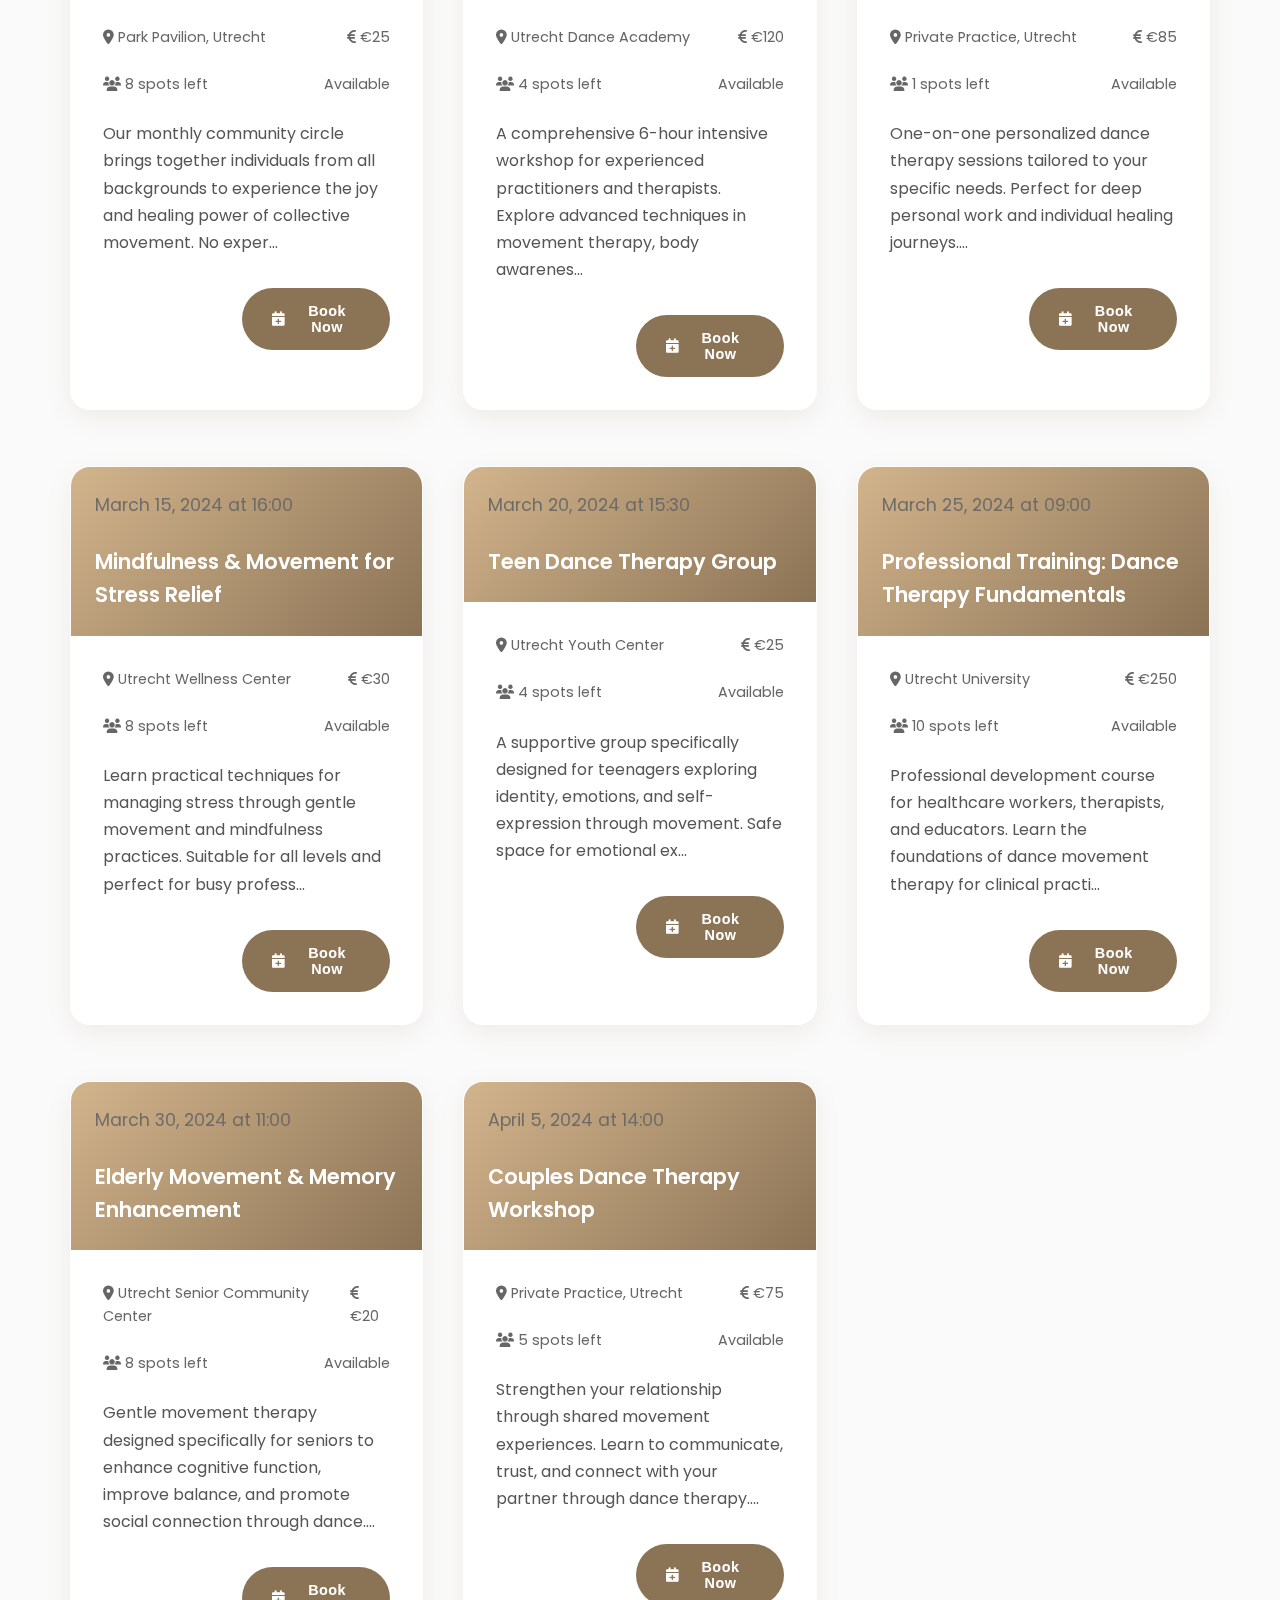
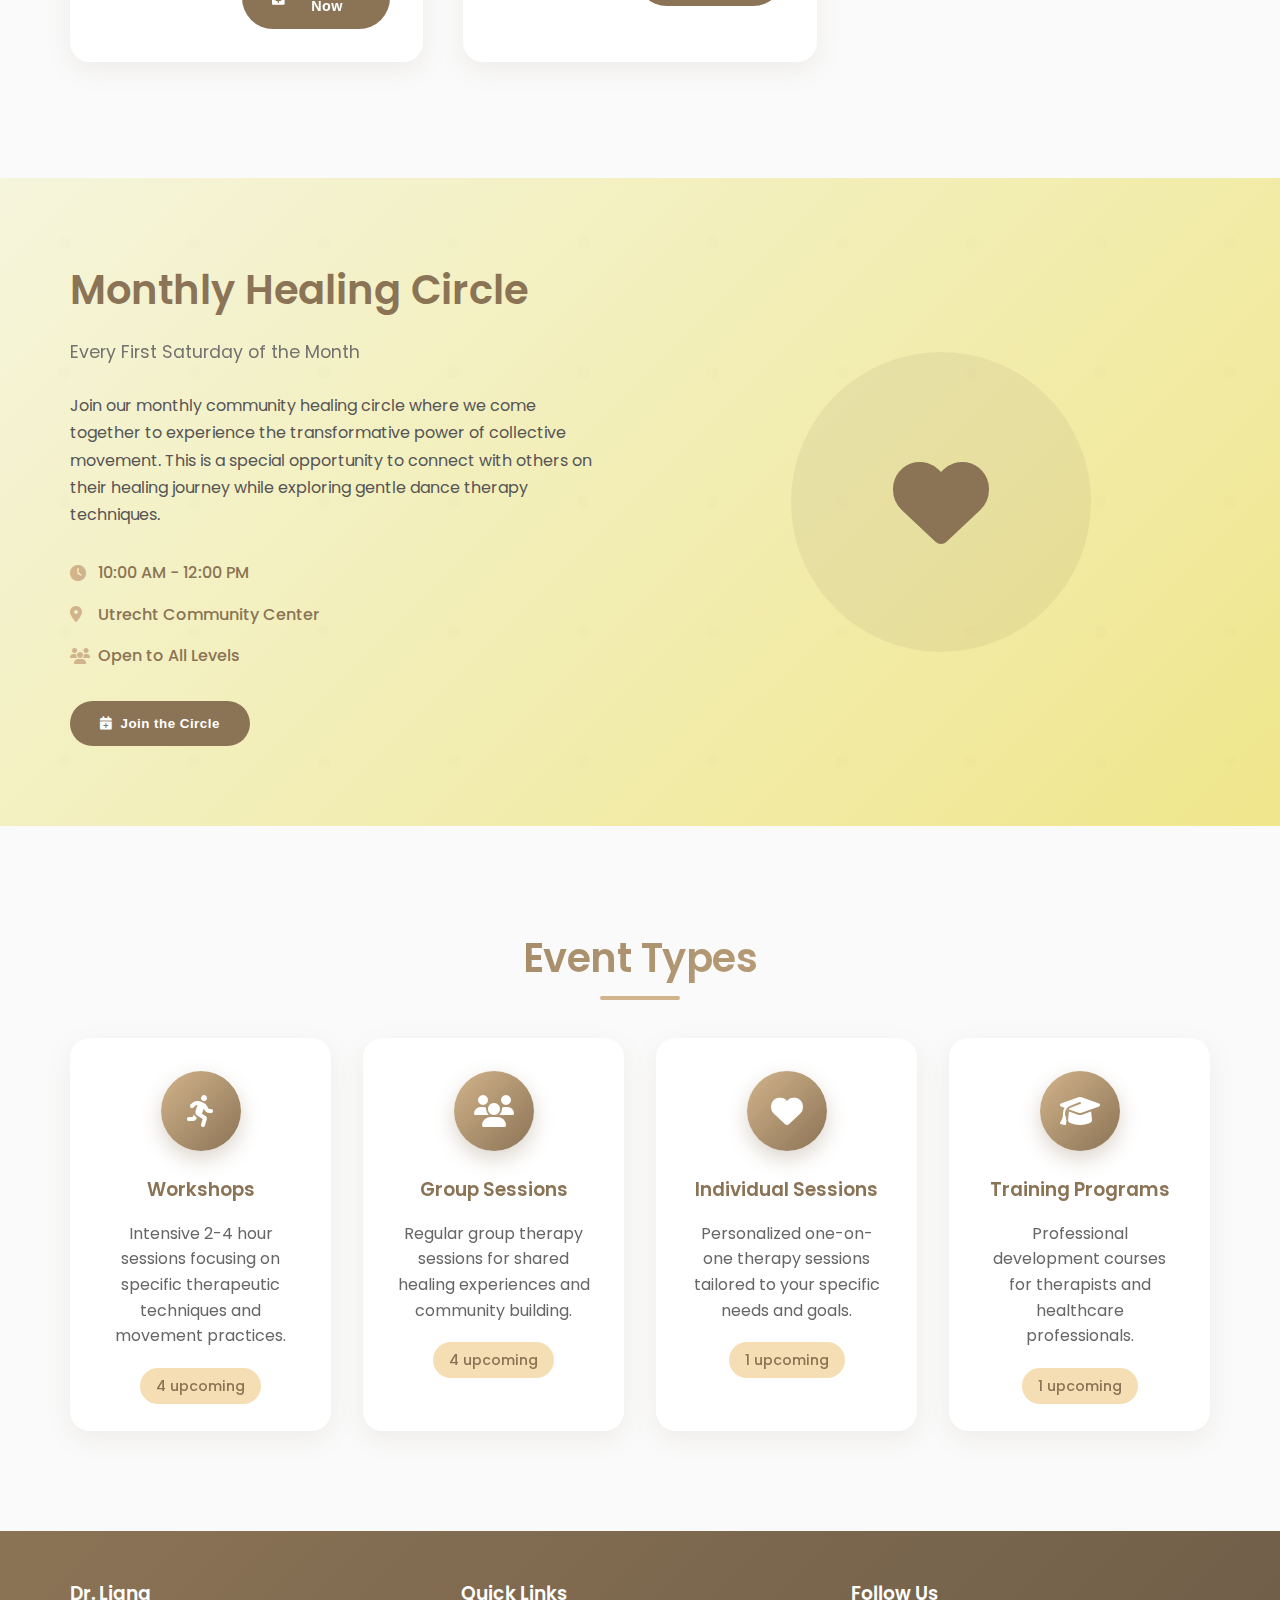
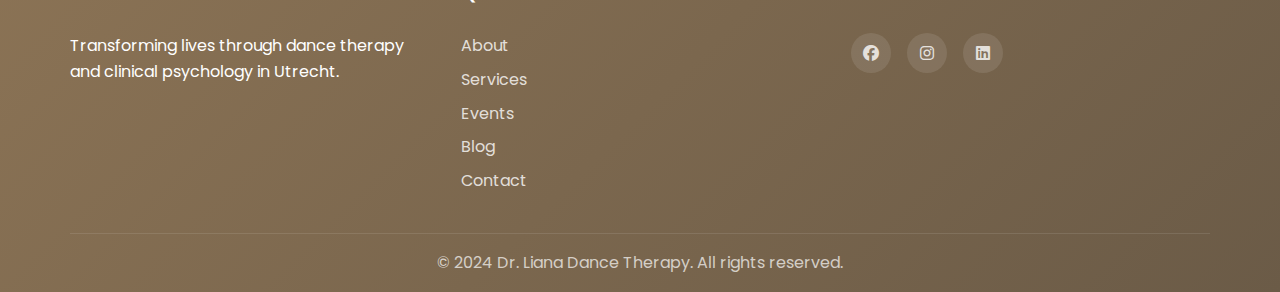
<file: events.html>
<!DOCTYPE html>
<html lang="en">
<head>
    <meta charset="UTF-8">
    <meta name="viewport" content="width=device-width, initial-scale=1.0">
    <title>Events & Workshops - Dr. Liana Dance Therapy | Utrecht</title>
    <link rel="stylesheet" href="styles.css">
    <link href="https://fonts.googleapis.com/css2?family=Poppins:wght@300;400;500;600;700&display=swap" rel="stylesheet">
    <link rel="stylesheet" href="https://cdnjs.cloudflare.com/ajax/libs/font-awesome/6.4.0/css/all.min.css">
</head>
<body>
    <!-- Navigation -->
    <nav class="navbar">
        <div class="nav-container">
            <div class="nav-logo">
                <h2>Dr. Liana</h2>
                <span>Dance Therapy & Psychology</span>
            </div>
            <ul class="nav-menu">
                <li><a href="index.html" class="nav-link">Home</a></li>
                <li><a href="index.html#about" class="nav-link">About</a></li>
                <li><a href="index.html#services" class="nav-link">Services</a></li>
                <li><a href="index.html#events" class="nav-link">Events</a></li>
                <li><a href="index.html#blog" class="nav-link">Blog</a></li>
                <li><a href="index.html#contact" class="nav-link">Contact</a></li>
            </ul>
            <div class="hamburger">
                <span class="bar"></span>
                <span class="bar"></span>
                <span class="bar"></span>
            </div>
        </div>
    </nav>



    <!-- Hero Section -->
    <section class="page-hero">
        <div class="calming-pattern"></div>
        <div class="container">
            <div class="page-hero-content">
                <h1>Events & Workshops</h1>
                <p>Discover our upcoming dance therapy sessions, workshops, and healing circles in Utrecht</p>
                <div class="breadcrumb">
                    <a href="index.html">Home</a>
                    <i class="fas fa-chevron-right"></i>
                    <span>Events</span>
                </div>
                <div class="hero-cta">
                    <a href="index.html" class="btn btn-secondary">
                        <i class="fas fa-arrow-left"></i> Back to Home
                    </a>
                </div>
            </div>
        </div>
    </section>

    <!-- Events Section -->
    <section class="events-full">
        <div class="calming-pattern"></div>
        <div class="container">
            <div class="section-header">
                <h2 class="section-title">All Upcoming Events</h2>
                <div class="events-filter">
                    <button class="filter-btn active" data-filter="all">All Events</button>
                    <button class="filter-btn" data-filter="workshop">Workshops</button>
                    <button class="filter-btn" data-filter="group">Group Sessions</button>
                    <button class="filter-btn" data-filter="individual">Individual</button>
                    <button class="filter-btn" data-filter="training">Training</button>
                </div>
            </div>
            
            <div id="events-container-full" class="events-grid-full">
                <!-- Events will be dynamically loaded here -->
            </div>
        </div>
    </section>

    <!-- Featured Event -->
    <section class="featured-event">
        <div class="container">
            <div class="featured-event-content">
                <div class="featured-event-info">
                    <h2>Monthly Healing Circle</h2>
                    <p class="event-date">Every First Saturday of the Month</p>
                    <p class="event-description">Join our monthly community healing circle where we come together to experience the transformative power of collective movement. This is a special opportunity to connect with others on their healing journey while exploring gentle dance therapy techniques.</p>
                    <div class="event-highlights">
                        <div class="highlight">
                            <i class="fas fa-clock"></i>
                            <span>10:00 AM - 12:00 PM</span>
                        </div>
                        <div class="highlight">
                            <i class="fas fa-map-marker-alt"></i>
                            <span>Utrecht Community Center</span>
                        </div>
                        <div class="highlight">
                            <i class="fas fa-users"></i>
                            <span>Open to All Levels</span>
                        </div>
                    </div>
                    <button class="btn btn-primary" onclick="openBookingModal(featuredEvent)">
                        <i class="fas fa-calendar-plus"></i> Join the Circle
                    </button>
                </div>
                <div class="featured-event-image">
                    <div class="event-image-placeholder">
                        <i class="fas fa-heart"></i>
                    </div>
                </div>
            </div>
        </div>
    </section>

    <!-- Event Categories -->
    <section class="event-categories">
        <div class="container">
            <h2 class="section-title">Event Types</h2>
            <div class="categories-grid">
                <div class="category-card">
                    <div class="category-icon">
                        <i class="fas fa-running"></i>
                    </div>
                    <h3>Workshops</h3>
                    <p>Intensive 2-4 hour sessions focusing on specific therapeutic techniques and movement practices.</p>
                    <span class="category-count">4 upcoming</span>
                </div>
                <div class="category-card">
                    <div class="category-icon">
                        <i class="fas fa-users"></i>
                    </div>
                    <h3>Group Sessions</h3>
                    <p>Regular group therapy sessions for shared healing experiences and community building.</p>
                    <span class="category-count">4 upcoming</span>
                </div>
                <div class="category-card">
                    <div class="category-icon">
                        <i class="fas fa-heart"></i>
                    </div>
                    <h3>Individual Sessions</h3>
                    <p>Personalized one-on-one therapy sessions tailored to your specific needs and goals.</p>
                    <span class="category-count">1 upcoming</span>
                </div>
                <div class="category-card">
                    <div class="category-icon">
                        <i class="fas fa-graduation-cap"></i>
                    </div>
                    <h3>Training Programs</h3>
                    <p>Professional development courses for therapists and healthcare professionals.</p>
                    <span class="category-count">1 upcoming</span>
                </div>
            </div>
        </div>
    </section>

    <!-- Footer -->
    <footer class="footer">
        <div class="container">
            <div class="footer-content">
                <div class="footer-section">
                    <h3>Dr. Liana</h3>
                    <p>Transforming lives through dance therapy and clinical psychology in Utrecht.</p>
                </div>
                <div class="footer-section">
                    <h3>Quick Links</h3>
                    <ul>
                        <li><a href="index.html#about">About</a></li>
                        <li><a href="index.html#services">Services</a></li>
                        <li><a href="index.html#events">Events</a></li>
                        <li><a href="index.html#blog">Blog</a></li>
                        <li><a href="index.html#contact">Contact</a></li>
                    </ul>
                </div>
                <div class="footer-section">
                    <h3>Follow Us</h3>
                    <div class="social-links">
                        <a href="#"><i class="fab fa-facebook"></i></a>
                        <a href="#"><i class="fab fa-instagram"></i></a>
                        <a href="#"><i class="fab fa-linkedin"></i></a>
                    </div>
                </div>
            </div>
            <div class="footer-bottom">
                <p>&copy; 2024 Dr. Liana Dance Therapy. All rights reserved.</p>
            </div>
        </div>
    </footer>

    <!-- Modals -->
    <div id="event-modal" class="modal">
        <div class="modal-content">
            <span class="close" onclick="closeModal('event-modal')">&times;</span>
            <h2 id="event-modal-title">Event Details</h2>
            <div id="event-modal-body">
                <!-- Event details will be populated here -->
            </div>
        </div>
    </div>

    <div id="booking-modal" class="modal">
        <div class="modal-content">
            <span class="close" onclick="closeModal('booking-modal')">&times;</span>
            <h2>Book Event</h2>
            <div id="booking-event-info"></div>
            <form id="booking-form">
                <input type="text" id="booking-name" placeholder="Your Name" required>
                <input type="email" id="booking-email" placeholder="Your Email" required>
                <input type="tel" id="booking-phone" placeholder="Phone Number" required>
                <textarea id="booking-notes" placeholder="Additional Notes" rows="3"></textarea>
                <button type="submit" class="btn btn-primary">Confirm Booking</button>
            </form>
        </div>
    </div>

    <script src="script.js"></script>
    <script>
        // Featured event data
        const featuredEvent = {
            id: 'featured',
            title: 'Monthly Healing Circle',
            date: '2024-02-03',
            time: '10:00',
            location: 'Utrecht Community Center',
            price: 25,
            spots: 20,
            booked: 8,
            description: 'Join our monthly community healing circle where we come together to experience the transformative power of collective movement. This is a special opportunity to connect with others on their healing journey while exploring gentle dance therapy techniques.'
        };

        // Load all events on page load
        document.addEventListener('DOMContentLoaded', () => {
            loadAllEvents();
            setupEventFilters();
            setupFormHandlers();
        });

        function loadAllEvents() {
            const container = document.getElementById('events-container-full');
            if (!container) return;
            
            container.innerHTML = '';
            
            // Add featured event first
            const featuredCard = createEventCard(featuredEvent, true);
            container.appendChild(featuredCard);
            
            // Add all events from the events array
            events.forEach(event => {
                const eventCard = createEventCard(event, false);
                container.appendChild(eventCard);
            });
        }

        function createEventCard(event, isFeatured = false) {
            const card = document.createElement('div');
            card.className = `event-card ${isFeatured ? 'featured-event-card' : ''} fade-in-up`;
            card.onclick = () => openEventModal(event);
            
            const availableSpots = event.spots - event.booked;
            const isFullyBooked = availableSpots <= 0;
            
            card.innerHTML = `
                <div class="event-header">
                    <div class="event-date">${formatDate(event.date)} at ${event.time}</div>
                    <div class="event-title">${event.title}</div>
                    ${isFeatured ? '<div class="featured-badge">Featured</div>' : ''}
                </div>
                <div class="event-body">
                    <div class="event-info">
                        <span><i class="fas fa-map-marker-alt"></i> ${event.location}</span>
                        <span><i class="fas fa-euro-sign"></i> €${event.price}</span>
                    </div>
                    <div class="event-info">
                        <span><i class="fas fa-users"></i> ${availableSpots} spots left</span>
                        <span class="${isFullyBooked ? 'text-danger' : 'text-success'}">${isFullyBooked ? 'Fully Booked' : 'Available'}</span>
                    </div>
                    <div class="event-description">
                        ${event.description.substring(0, 150)}...
                    </div>
                    <div class="event-actions">
                        <button class="btn btn-secondary btn-small" onclick="event.stopPropagation(); openEventModal(event)">
                            <i class="fas fa-info-circle"></i> Details
                        </button>
                        <button class="btn btn-primary btn-small" onclick="event.stopPropagation(); openBookingModal(event)" ${isFullyBooked ? 'disabled' : ''}>
                            <i class="fas fa-calendar-plus"></i> ${isFullyBooked ? 'Fully Booked' : 'Book Now'}
                        </button>
                    </div>
                </div>
            `;
            
            return card;
        }

        function setupEventFilters() {
            const filterBtns = document.querySelectorAll('.filter-btn');
            filterBtns.forEach(btn => {
                btn.addEventListener('click', () => {
                    // Remove active class from all buttons
                    filterBtns.forEach(b => b.classList.remove('active'));
                    // Add active class to clicked button
                    btn.classList.add('active');
                    
                    const filter = btn.dataset.filter;
                    filterEvents(filter);
                });
            });
        }

        function filterEvents(filter) {
            const container = document.getElementById('events-container-full');
            if (!container) return;
            
            container.innerHTML = '';
            
            if (filter === 'all') {
                loadAllEvents();
                return;
            }
            
            // Filter events based on category property
            const filteredEvents = events.filter(event => {
                if (filter === 'workshop') return event.category === 'workshop';
                if (filter === 'group') return event.category === 'group';
                if (filter === 'individual') return event.category === 'individual';
                if (filter === 'training') return event.category === 'training';
                return true;
            });
            
            // Add featured event if it matches the filter
            if (filter === 'all' || filter === 'group') {
                const featuredCard = createEventCard(featuredEvent, true);
                container.appendChild(featuredCard);
            }
            
            filteredEvents.forEach(event => {
                const eventCard = createEventCard(event, false);
                container.appendChild(eventCard);
            });
        }

        function formatDate(dateString) {
            const options = { 
                year: 'numeric', 
                month: 'long', 
                day: 'numeric' 
            };
            return new Date(dateString).toLocaleDateString('en-US', options);
        }

        function openEventModal(event) {
            const modal = document.getElementById('event-modal');
            const title = document.getElementById('event-modal-title');
            const body = document.getElementById('event-modal-body');
            
            title.textContent = event.title;
            
            const availableSpots = event.spots - event.booked;
            const isFullyBooked = availableSpots <= 0;
            
            body.innerHTML = `
                <div class="event-details">
                    <div class="detail-item">
                        <strong><i class="fas fa-calendar"></i> Date & Time:</strong>
                        <span>${formatDate(event.date)} at ${event.time}</span>
                    </div>
                    <div class="detail-item">
                        <strong><i class="fas fa-map-marker-alt"></i> Location:</strong>
                        <span>${event.location}</span>
                    </div>
                    <div class="detail-item">
                        <strong><i class="fas fa-euro-sign"></i> Price:</strong>
                        <span>€${event.price}</span>
                    </div>
                    <div class="detail-item">
                        <strong><i class="fas fa-users"></i> Availability:</strong>
                        <span>${availableSpots} of ${event.spots} spots available</span>
                    </div>
                    <div class="detail-description">
                        <strong>Description:</strong>
                        <p>${event.description}</p>
                    </div>
                    <div class="modal-actions">
                        <button class="btn btn-primary" onclick="openBookingModal(event); closeModal('event-modal')" ${isFullyBooked ? 'disabled' : ''}>
                            <i class="fas fa-calendar-plus"></i> ${isFullyBooked ? 'Fully Booked' : 'Book This Event'}
                        </button>
                    </div>
                </div>
            `;
            
            modal.style.display = 'block';
        }

        function openBookingModal(event) {
            const modal = document.getElementById('booking-modal');
            const eventInfo = document.getElementById('booking-event-info');
            
            eventInfo.innerHTML = `
                <div class="booking-event-details">
                    <h3>${event.title}</h3>
                    <p><i class="fas fa-calendar"></i> ${formatDate(event.date)} at ${event.time}</p>
                    <p><i class="fas fa-map-marker-alt"></i> ${event.location}</p>
                    <p><i class="fas fa-euro-sign"></i> €${event.price}</p>
                </div>
            `;
            
            document.getElementById('booking-form').dataset.eventId = event.id;
            modal.style.display = 'block';
        }

        function closeModal(modalId) {
            document.getElementById(modalId).style.display = 'none';
        }

        function setupFormHandlers() {
            const bookingForm = document.getElementById('booking-form');
            if (bookingForm) {
                bookingForm.addEventListener('submit', function(e) {
                    e.preventDefault();
                    
                    // Simulate booking confirmation
                    alert('Booking confirmed! You will receive a confirmation email shortly.');
                    closeModal('booking-modal');
                    this.reset();
                });
            }
        }

        // Close modals when clicking outside
        window.onclick = function(event) {
            const modals = document.querySelectorAll('.modal');
            modals.forEach(modal => {
                if (event.target === modal) {
                    modal.style.display = 'none';
                }
            });
        }
    </script>
</body>
</html>
</file>
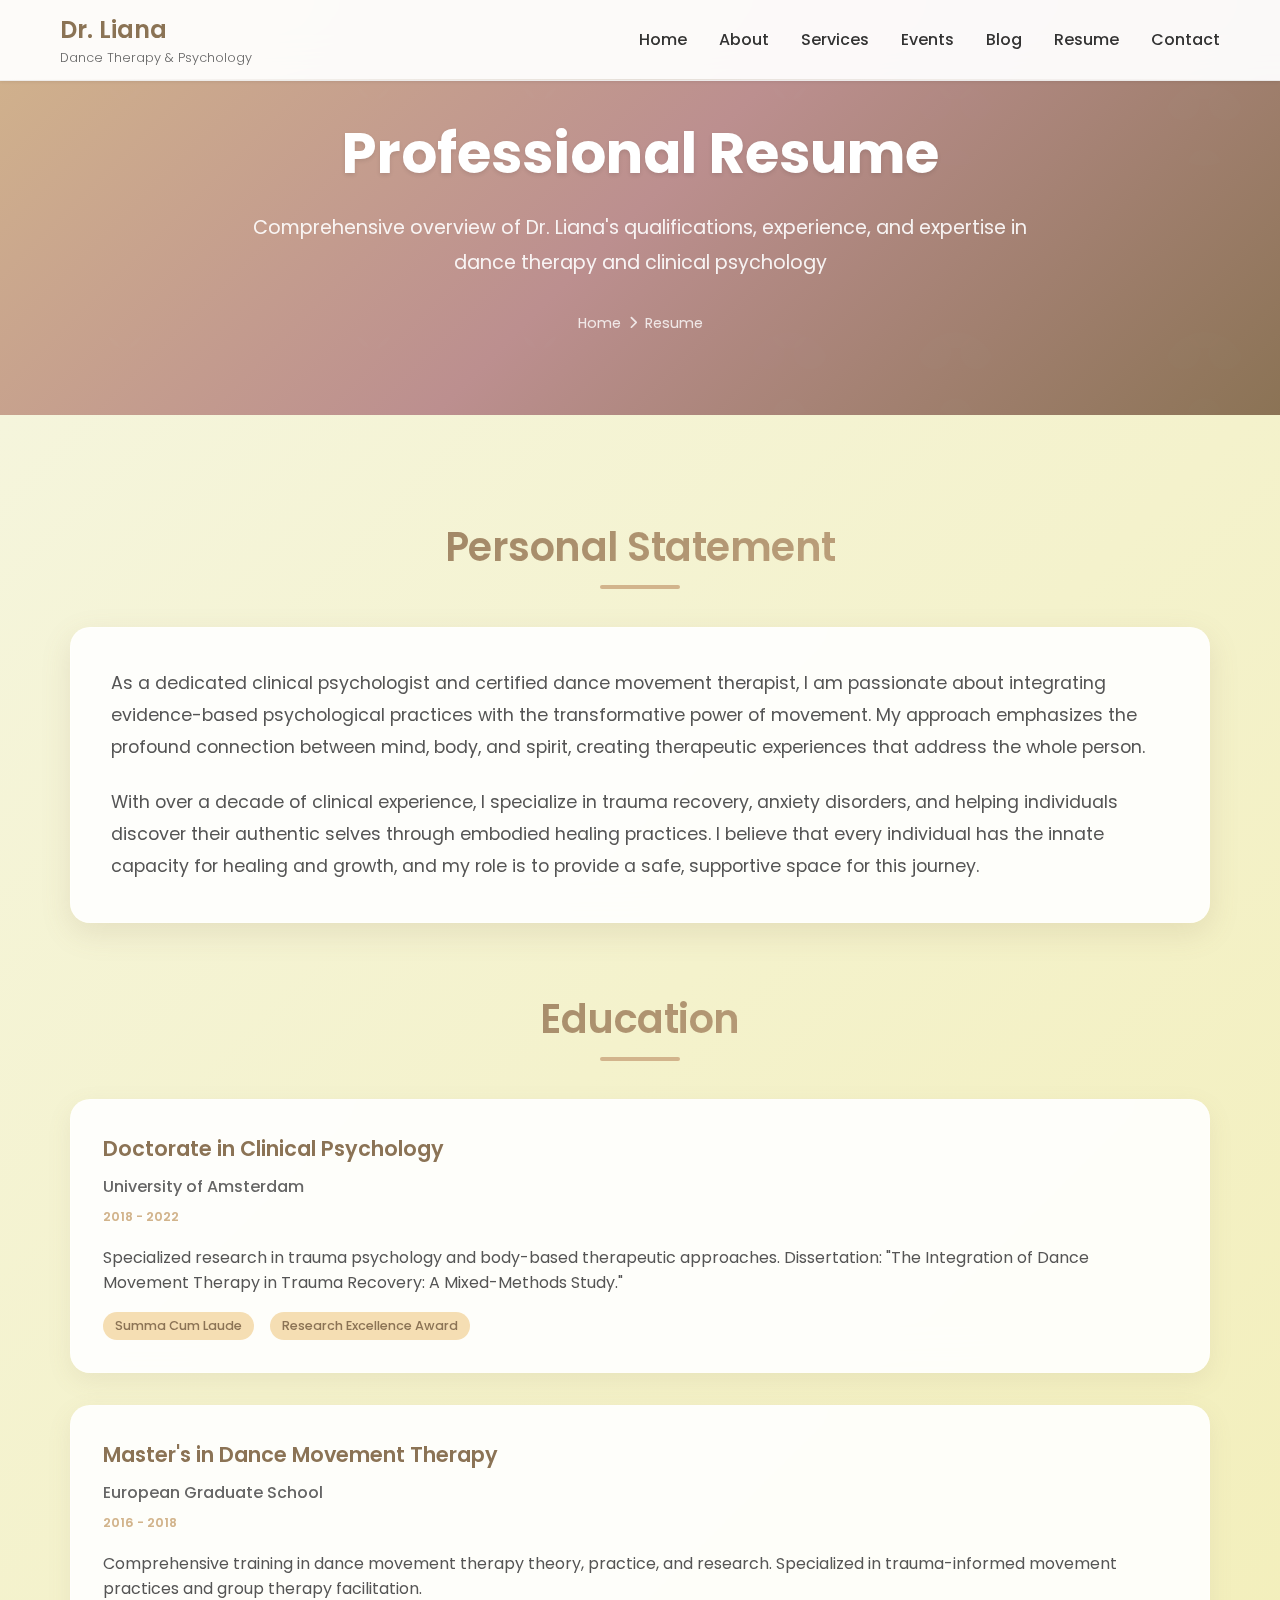
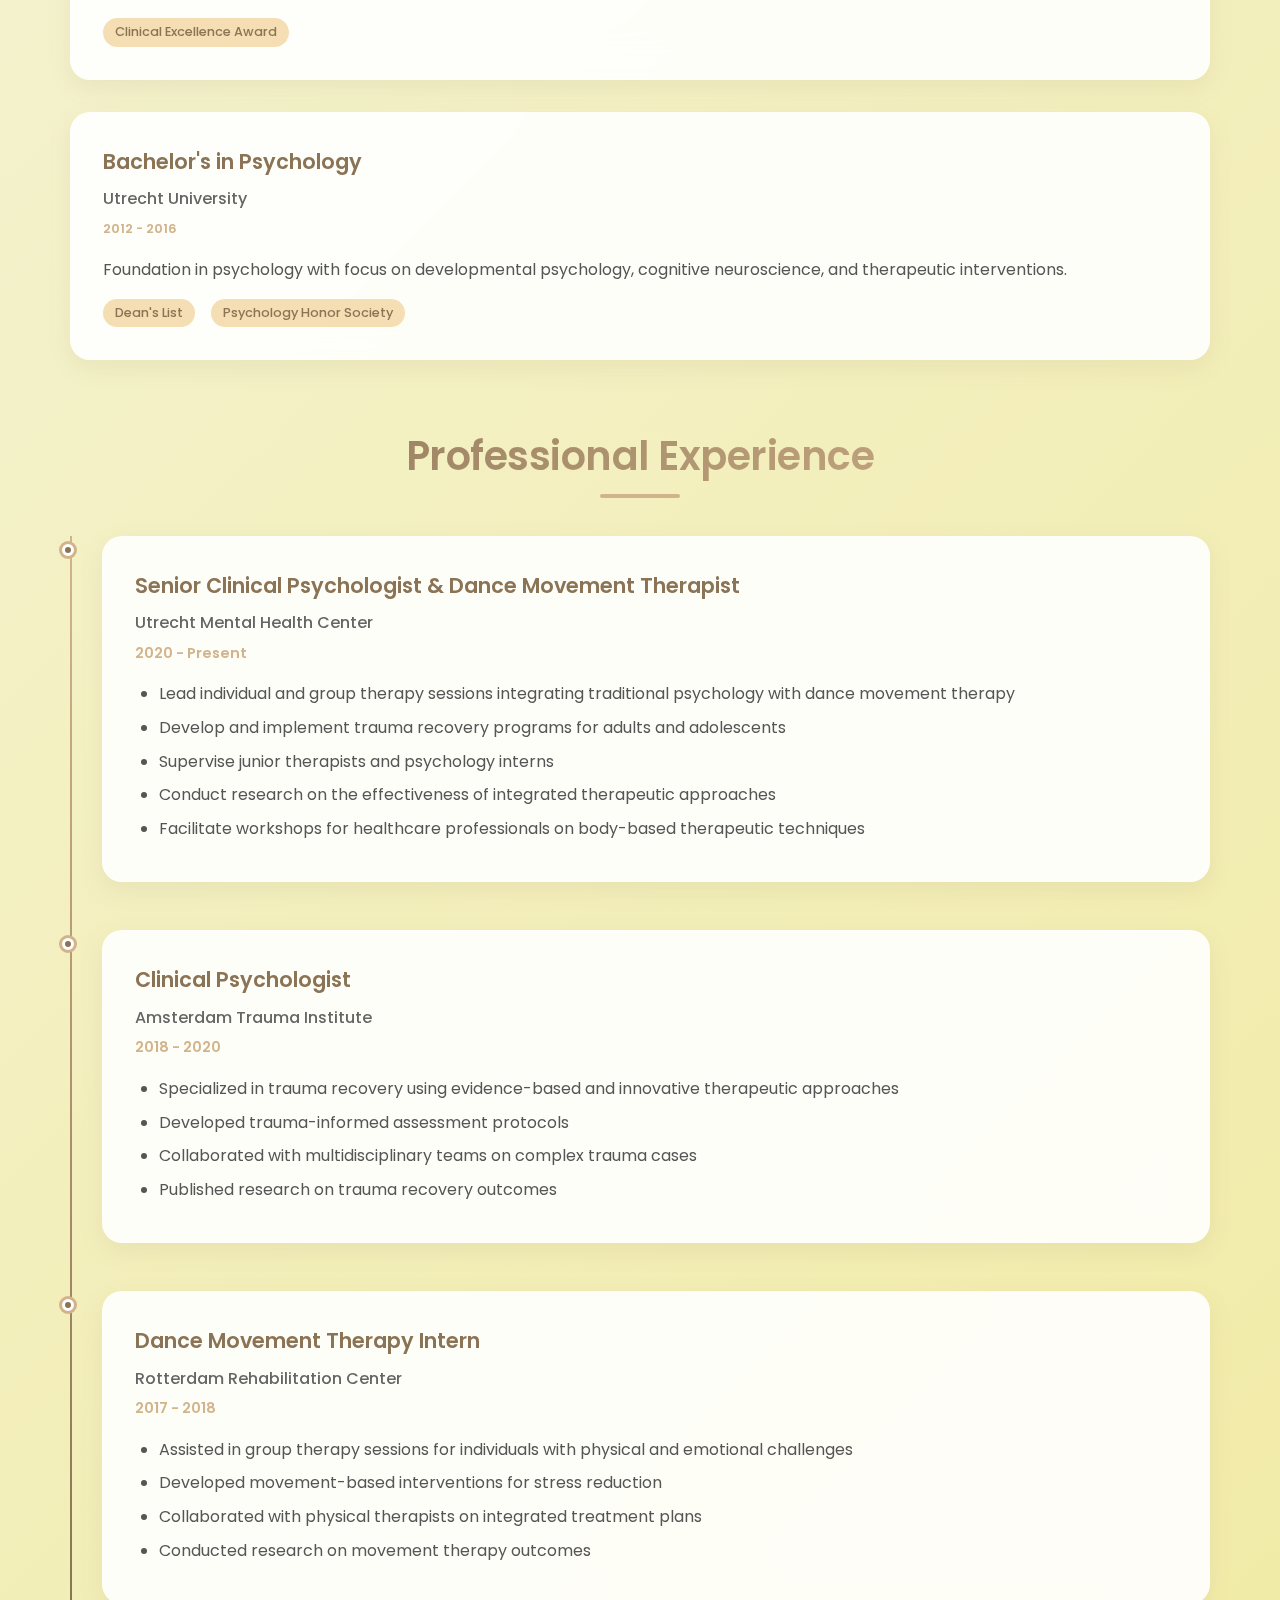
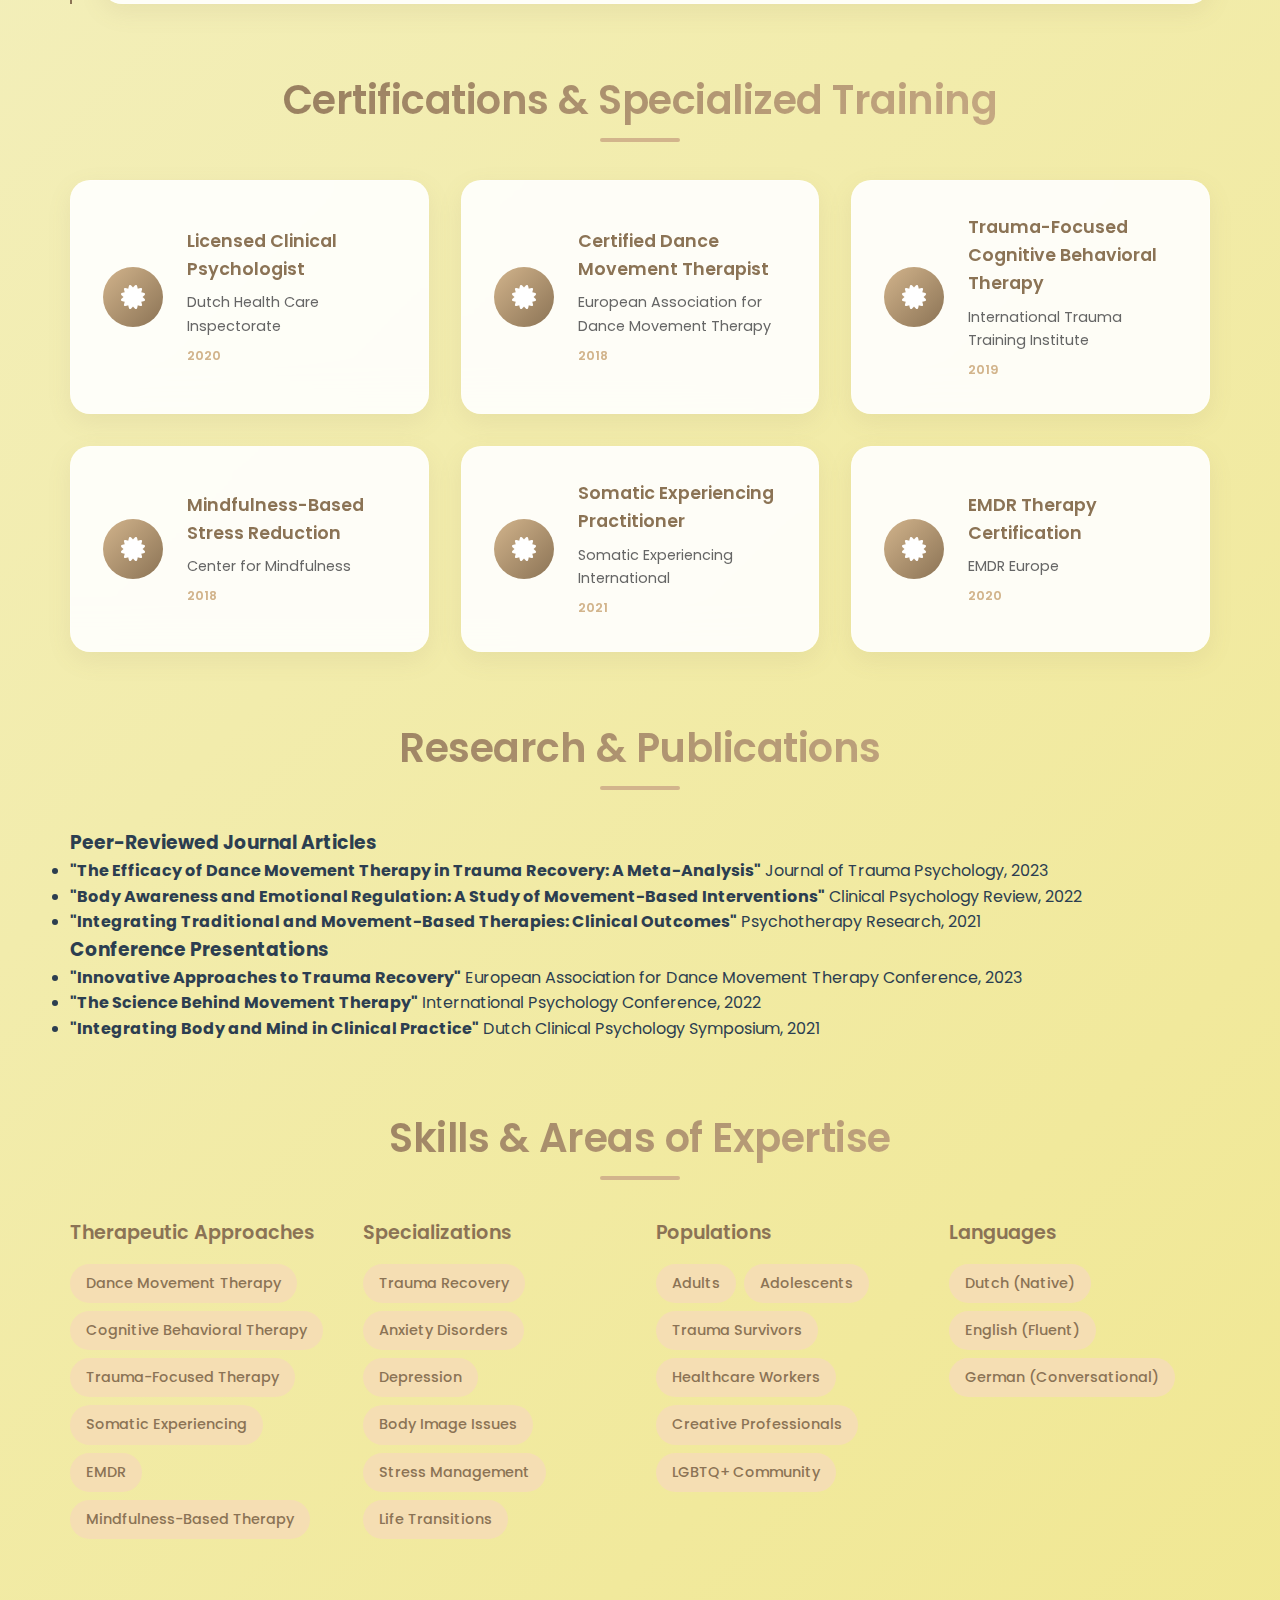
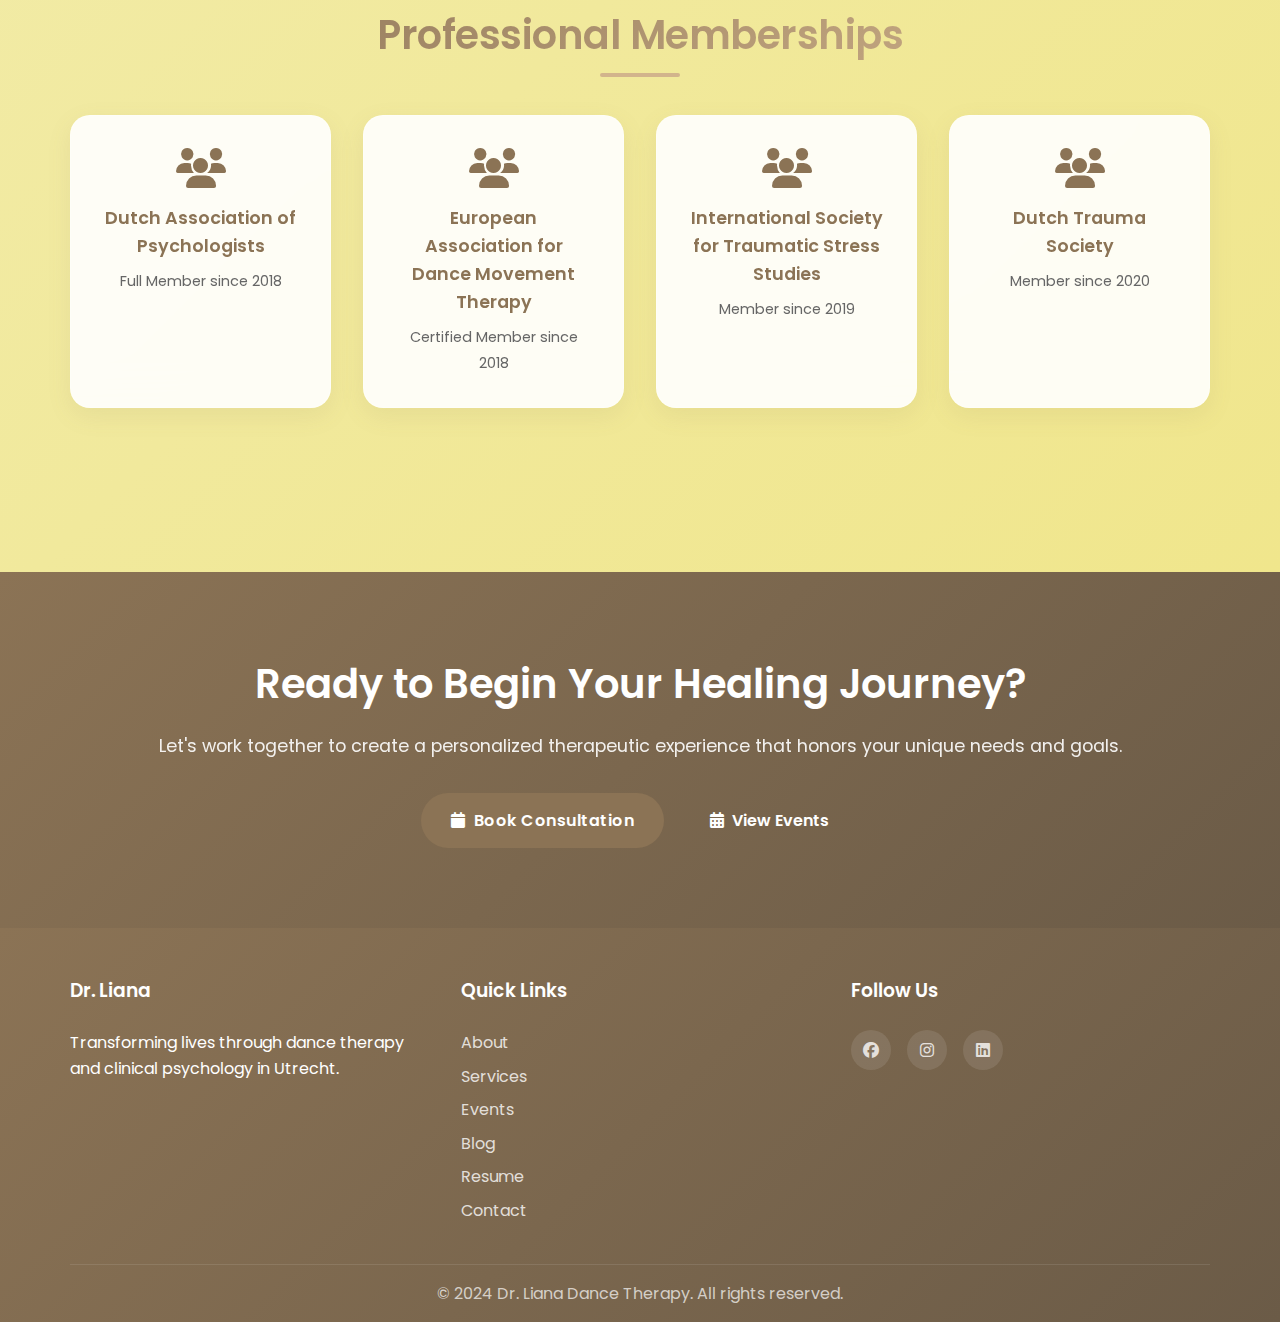
<file: resume.html>
<!DOCTYPE html>
<html lang="en">
<head>
    <meta charset="UTF-8">
    <meta name="viewport" content="width=device-width, initial-scale=1.0">
    <title>Resume - Dr. Liana | Dance Therapy & Clinical Psychology</title>
    <link rel="stylesheet" href="styles.css">
    <link href="https://fonts.googleapis.com/css2?family=Poppins:wght@300;400;500;600;700&display=swap" rel="stylesheet">
    <link rel="stylesheet" href="https://cdnjs.cloudflare.com/ajax/libs/font-awesome/6.4.0/css/all.min.css">
</head>
<body>
    <!-- Navigation -->
    <nav class="navbar">
        <div class="nav-container">
            <div class="nav-logo">
                <h2>Dr. Liana</h2>
                <span>Dance Therapy & Psychology</span>
            </div>
            <ul class="nav-menu">
                <li><a href="index.html" class="nav-link">Home</a></li>
                <li><a href="index.html#about" class="nav-link">About</a></li>
                <li><a href="index.html#services" class="nav-link">Services</a></li>
                <li><a href="events.html" class="nav-link">Events</a></li>
                <li><a href="blog.html" class="nav-link">Blog</a></li>
                <li><a href="resume.html" class="nav-link active">Resume</a></li>
                <li><a href="index.html#contact" class="nav-link">Contact</a></li>
            </ul>
            <div class="hamburger">
                <span class="bar"></span>
                <span class="bar"></span>
                <span class="bar"></span>
            </div>
        </div>
    </nav>

    <!-- Hero Section -->
    <section class="page-hero">
        <div class="calming-pattern"></div>
        <div class="container">
            <div class="page-hero-content">
                <h1>Professional Resume</h1>
                <p>Comprehensive overview of Dr. Liana's qualifications, experience, and expertise in dance therapy and clinical psychology</p>
                <div class="breadcrumb">
                    <a href="index.html">Home</a>
                    <i class="fas fa-chevron-right"></i>
                    <span>Resume</span>
                </div>
            </div>
        </div>
    </section>

    <!-- Resume Content -->
    <section class="resume-content">
        <div class="calming-pattern"></div>
        <div class="container">
            <!-- Personal Statement -->
            <div class="resume-section">
                <h2 class="section-title">Personal Statement</h2>
                <div class="personal-statement">
                    <p>As a dedicated clinical psychologist and certified dance movement therapist, I am passionate about integrating evidence-based psychological practices with the transformative power of movement. My approach emphasizes the profound connection between mind, body, and spirit, creating therapeutic experiences that address the whole person.</p>
                    <p>With over a decade of clinical experience, I specialize in trauma recovery, anxiety disorders, and helping individuals discover their authentic selves through embodied healing practices. I believe that every individual has the innate capacity for healing and growth, and my role is to provide a safe, supportive space for this journey.</p>
                </div>
            </div>

            <!-- Education -->
            <div class="resume-section">
                <h2 class="section-title">Education</h2>
                <div class="education-grid">
                    <div class="education-item">
                        <div class="education-header">
                            <h3>Doctorate in Clinical Psychology</h3>
                            <span class="institution">University of Amsterdam</span>
                            <span class="year">2018 - 2022</span>
                        </div>
                        <p>Specialized research in trauma psychology and body-based therapeutic approaches. Dissertation: "The Integration of Dance Movement Therapy in Trauma Recovery: A Mixed-Methods Study."</p>
                        <div class="achievements">
                            <span class="achievement">Summa Cum Laude</span>
                            <span class="achievement">Research Excellence Award</span>
                        </div>
                    </div>
                    
                    <div class="education-item">
                        <div class="education-header">
                            <h3>Master's in Dance Movement Therapy</h3>
                            <span class="institution">European Graduate School</span>
                            <span class="year">2016 - 2018</span>
                        </div>
                        <p>Comprehensive training in dance movement therapy theory, practice, and research. Specialized in trauma-informed movement practices and group therapy facilitation.</p>
                        <div class="achievements">
                            <span class="achievement">Clinical Excellence Award</span>
                        </div>
                    </div>
                    
                    <div class="education-item">
                        <div class="education-header">
                            <h3>Bachelor's in Psychology</h3>
                            <span class="institution">Utrecht University</span>
                            <span class="year">2012 - 2016</span>
                        </div>
                        <p>Foundation in psychology with focus on developmental psychology, cognitive neuroscience, and therapeutic interventions.</p>
                        <div class="achievements">
                            <span class="achievement">Dean's List</span>
                            <span class="achievement">Psychology Honor Society</span>
                        </div>
                    </div>
                </div>
            </div>

            <!-- Professional Experience -->
            <div class="resume-section">
                <h2 class="section-title">Professional Experience</h2>
                <div class="experience-timeline">
                    <div class="timeline-item">
                        <div class="timeline-marker"></div>
                        <div class="timeline-content">
                            <div class="experience-header">
                                <h3>Senior Clinical Psychologist & Dance Movement Therapist</h3>
                                <span class="organization">Utrecht Mental Health Center</span>
                                <span class="period">2020 - Present</span>
                            </div>
                            <ul class="experience-details">
                                <li>Lead individual and group therapy sessions integrating traditional psychology with dance movement therapy</li>
                                <li>Develop and implement trauma recovery programs for adults and adolescents</li>
                                <li>Supervise junior therapists and psychology interns</li>
                                <li>Conduct research on the effectiveness of integrated therapeutic approaches</li>
                                <li>Facilitate workshops for healthcare professionals on body-based therapeutic techniques</li>
                            </ul>
                        </div>
                    </div>
                    
                    <div class="timeline-item">
                        <div class="timeline-marker"></div>
                        <div class="timeline-content">
                            <div class="experience-header">
                                <h3>Clinical Psychologist</h3>
                                <span class="organization">Amsterdam Trauma Institute</span>
                                <span class="period">2018 - 2020</span>
                            </div>
                            <ul class="experience-details">
                                <li>Specialized in trauma recovery using evidence-based and innovative therapeutic approaches</li>
                                <li>Developed trauma-informed assessment protocols</li>
                                <li>Collaborated with multidisciplinary teams on complex trauma cases</li>
                                <li>Published research on trauma recovery outcomes</li>
                            </ul>
                        </div>
                    </div>
                    
                    <div class="timeline-item">
                        <div class="timeline-marker"></div>
                        <div class="timeline-content">
                            <div class="experience-header">
                                <h3>Dance Movement Therapy Intern</h3>
                                <span class="organization">Rotterdam Rehabilitation Center</span>
                                <span class="period">2017 - 2018</span>
                            </div>
                            <ul class="experience-details">
                                <li>Assisted in group therapy sessions for individuals with physical and emotional challenges</li>
                                <li>Developed movement-based interventions for stress reduction</li>
                                <li>Collaborated with physical therapists on integrated treatment plans</li>
                                <li>Conducted research on movement therapy outcomes</li>
                            </ul>
                        </div>
                    </div>
                </div>
            </div>

            <!-- Certifications & Training -->
            <div class="resume-section">
                <h2 class="section-title">Certifications & Specialized Training</h2>
                <div class="certifications-grid">
                    <div class="certification-item">
                        <div class="certification-icon">
                            <i class="fas fa-certificate"></i>
                        </div>
                        <div class="certification-content">
                            <h3>Licensed Clinical Psychologist</h3>
                            <span class="issuer">Dutch Health Care Inspectorate</span>
                            <span class="year">2020</span>
                        </div>
                    </div>
                    
                    <div class="certification-item">
                        <div class="certification-icon">
                            <i class="fas fa-certificate"></i>
                        </div>
                        <div class="certification-content">
                            <h3>Certified Dance Movement Therapist</h3>
                            <span class="issuer">European Association for Dance Movement Therapy</span>
                            <span class="year">2018</span>
                        </div>
                    </div>
                    
                    <div class="certification-item">
                        <div class="certification-icon">
                            <i class="fas fa-certificate"></i>
                        </div>
                        <div class="certification-content">
                            <h3>Trauma-Focused Cognitive Behavioral Therapy</h3>
                            <span class="issuer">International Trauma Training Institute</span>
                            <span class="year">2019</span>
                        </div>
                    </div>
                    
                    <div class="certification-item">
                        <div class="certification-icon">
                            <i class="fas fa-certificate"></i>
                        </div>
                        <div class="certification-content">
                            <h3>Mindfulness-Based Stress Reduction</h3>
                            <span class="issuer">Center for Mindfulness</span>
                            <span class="year">2018</span>
                        </div>
                    </div>
                    
                    <div class="certification-item">
                        <div class="certification-icon">
                            <i class="fas fa-certificate"></i>
                        </div>
                        <div class="certification-content">
                            <h3>Somatic Experiencing Practitioner</h3>
                            <span class="issuer">Somatic Experiencing International</span>
                            <span class="year">2021</span>
                        </div>
                    </div>
                    
                    <div class="certification-item">
                        <div class="certification-icon">
                            <i class="fas fa-certificate"></i>
                        </div>
                        <div class="certification-content">
                            <h3>EMDR Therapy Certification</h3>
                            <span class="issuer">EMDR Europe</span>
                            <span class="year">2020</span>
                        </div>
                    </div>
                </div>
            </div>

            <!-- Research & Publications -->
            <div class="resume-section">
                <h2 class="section-title">Research & Publications</h2>
                <div class="research-grid">
                    <div class="research-item">
                        <h3>Peer-Reviewed Journal Articles</h3>
                        <ul class="publication-list">
                            <li>
                                <strong>"The Efficacy of Dance Movement Therapy in Trauma Recovery: A Meta-Analysis"</strong>
                                <span class="journal">Journal of Trauma Psychology, 2023</span>
                            </li>
                            <li>
                                <strong>"Body Awareness and Emotional Regulation: A Study of Movement-Based Interventions"</strong>
                                <span class="journal">Clinical Psychology Review, 2022</span>
                            </li>
                            <li>
                                <strong>"Integrating Traditional and Movement-Based Therapies: Clinical Outcomes"</strong>
                                <span class="journal">Psychotherapy Research, 2021</span>
                            </li>
                        </ul>
                    </div>
                    
                    <div class="research-item">
                        <h3>Conference Presentations</h3>
                        <ul class="publication-list">
                            <li>
                                <strong>"Innovative Approaches to Trauma Recovery"</strong>
                                <span class="conference">European Association for Dance Movement Therapy Conference, 2023</span>
                            </li>
                            <li>
                                <strong>"The Science Behind Movement Therapy"</strong>
                                <span class="conference">International Psychology Conference, 2022</span>
                            </li>
                            <li>
                                <strong>"Integrating Body and Mind in Clinical Practice"</strong>
                                <span class="conference">Dutch Clinical Psychology Symposium, 2021</span>
                            </li>
                        </ul>
                    </div>
                </div>
            </div>

            <!-- Skills & Expertise -->
            <div class="resume-section">
                <h2 class="section-title">Skills & Areas of Expertise</h2>
                <div class="skills-grid">
                    <div class="skill-category">
                        <h3>Therapeutic Approaches</h3>
                        <div class="skill-tags">
                            <span class="skill-tag">Dance Movement Therapy</span>
                            <span class="skill-tag">Cognitive Behavioral Therapy</span>
                            <span class="skill-tag">Trauma-Focused Therapy</span>
                            <span class="skill-tag">Somatic Experiencing</span>
                            <span class="skill-tag">EMDR</span>
                            <span class="skill-tag">Mindfulness-Based Therapy</span>
                        </div>
                    </div>
                    
                    <div class="skill-category">
                        <h3>Specializations</h3>
                        <div class="skill-tags">
                            <span class="skill-tag">Trauma Recovery</span>
                            <span class="skill-tag">Anxiety Disorders</span>
                            <span class="skill-tag">Depression</span>
                            <span class="skill-tag">Body Image Issues</span>
                            <span class="skill-tag">Stress Management</span>
                            <span class="skill-tag">Life Transitions</span>
                        </div>
                    </div>
                    
                    <div class="skill-category">
                        <h3>Populations</h3>
                        <div class="skill-tags">
                            <span class="skill-tag">Adults</span>
                            <span class="skill-tag">Adolescents</span>
                            <span class="skill-tag">Trauma Survivors</span>
                            <span class="skill-tag">Healthcare Workers</span>
                            <span class="skill-tag">Creative Professionals</span>
                            <span class="skill-tag">LGBTQ+ Community</span>
                        </div>
                    </div>
                    
                    <div class="skill-category">
                        <h3>Languages</h3>
                        <div class="skill-tags">
                            <span class="skill-tag">Dutch (Native)</span>
                            <span class="skill-tag">English (Fluent)</span>
                            <span class="skill-tag">German (Conversational)</span>
                        </div>
                    </div>
                </div>
            </div>

            <!-- Professional Memberships -->
            <div class="resume-section">
                <h2 class="section-title">Professional Memberships</h2>
                <div class="memberships-grid">
                    <div class="membership-item">
                        <i class="fas fa-users"></i>
                        <h3>Dutch Association of Psychologists</h3>
                        <span>Full Member since 2018</span>
                    </div>
                    
                    <div class="membership-item">
                        <i class="fas fa-users"></i>
                        <h3>European Association for Dance Movement Therapy</h3>
                        <span>Certified Member since 2018</span>
                    </div>
                    
                    <div class="membership-item">
                        <i class="fas fa-users"></i>
                        <h3>International Society for Traumatic Stress Studies</h3>
                        <span>Member since 2019</span>
                    </div>
                    
                    <div class="membership-item">
                        <i class="fas fa-users"></i>
                        <h3>Dutch Trauma Society</h3>
                        <span>Member since 2020</span>
                    </div>
                </div>
            </div>
        </div>
    </section>

    <!-- Call to Action -->
    <section class="resume-cta">
        <div class="container">
            <div class="cta-content">
                <h2>Ready to Begin Your Healing Journey?</h2>
                <p>Let's work together to create a personalized therapeutic experience that honors your unique needs and goals.</p>
                <div class="cta-buttons">
                    <a href="index.html#contact" class="btn btn-primary">
                        <i class="fas fa-calendar"></i> Book Consultation
                    </a>
                    <a href="events.html" class="btn btn-secondary">
                        <i class="fas fa-calendar-alt"></i> View Events
                    </a>
                </div>
            </div>
        </div>
    </section>

    <!-- Footer -->
    <footer class="footer">
        <div class="container">
            <div class="footer-content">
                <div class="footer-section">
                    <h3>Dr. Liana</h3>
                    <p>Transforming lives through dance therapy and clinical psychology in Utrecht.</p>
                </div>
                <div class="footer-section">
                    <h3>Quick Links</h3>
                    <ul>
                        <li><a href="index.html#about">About</a></li>
                        <li><a href="index.html#services">Services</a></li>
                        <li><a href="events.html">Events</a></li>
                        <li><a href="blog.html">Blog</a></li>
                        <li><a href="resume.html">Resume</a></li>
                        <li><a href="index.html#contact">Contact</a></li>
                    </ul>
                </div>
                <div class="footer-section">
                    <h3>Follow Us</h3>
                    <div class="social-links">
                        <a href="#"><i class="fab fa-facebook"></i></a>
                        <a href="#"><i class="fab fa-instagram"></i></a>
                        <a href="#"><i class="fab fa-linkedin"></i></a>
                    </div>
                </div>
            </div>
            <div class="footer-bottom">
                <p>&copy; 2024 Dr. Liana Dance Therapy. All rights reserved.</p>
            </div>
        </div>
    </footer>

    <script src="script.js"></script>
</body>
</html>
</file>
<file: styles.css>
/* Reset and Base Styles */
* {
    margin: 0;
    padding: 0;
    box-sizing: border-box;
}

body {
    font-family: 'Poppins', sans-serif;
    line-height: 1.6;
    color: #2c3e50;
    overflow-x: hidden;
    background-color: #fafafa;
}

.container {
    max-width: 1200px;
    margin: 0 auto;
    padding: 0 20px;
}

/* Navigation */
.navbar {
    background: rgba(255, 255, 255, 0.95);
    backdrop-filter: blur(20px);
    -webkit-backdrop-filter: blur(20px);
    box-shadow: 0 1px 3px rgba(0,0,0,0.08);
    position: fixed;
    top: 0;
    width: 100%;
    z-index: 1000;
    transition: all 0.4s cubic-bezier(0.4, 0, 0.2, 1);
    border-bottom: 1px solid rgba(0,0,0,0.06);
    transform: translateY(0);
    opacity: 1;
}

.nav-container {
    max-width: 1200px;
    margin: 0 auto;
    padding: 0 20px;
    display: flex;
    justify-content: space-between;
    align-items: center;
    height: 80px;
}

.nav-logo h2 {
    color: #8B7355;
    margin-bottom: -5px;
    font-weight: 600;
}

.nav-logo span {
    font-size: 0.8rem;
    color: #666;
    font-weight: 300;
}

.nav-menu {
    display: flex;
    list-style: none;
    gap: 2rem;
}

.nav-link {
    text-decoration: none;
    color: #333;
    font-weight: 500;
    transition: color 0.3s ease;
    position: relative;
}

.nav-link:hover {
    color: #8B7355;
}

.nav-link::after {
    content: '';
    position: absolute;
    bottom: -5px;
    left: 0;
    width: 0;
    height: 2px;
    background: #8B7355;
    transition: width 0.3s ease;
}

.nav-link:hover::after {
    width: 100%;
}

.hamburger {
    display: none;
    flex-direction: column;
    cursor: pointer;
}

.bar {
    width: 25px;
    height: 3px;
    background: #333;
    margin: 3px 0;
    transition: 0.3s;
}

/* Hero Section */
.hero {
    background: linear-gradient(135deg, #D2B48C 0%, #BC8F8F 50%, #8B7355 100%);
    color: white;
    padding: 120px 0 80px;
    min-height: 100vh;
    display: flex;
    align-items: center;
    position: relative;
    overflow: hidden;
}

.hero::before {
    content: '';
    position: absolute;
    top: 0;
    left: 0;
    right: 0;
    bottom: 0;
    background: url('data:image/svg+xml,<svg xmlns="http://www.w3.org/2000/svg" viewBox="0 0 100 100"><defs><pattern id="grain" width="100" height="100" patternUnits="userSpaceOnUse"><circle cx="25" cy="25" r="1" fill="rgba(255,255,255,0.03)"/><circle cx="75" cy="75" r="1" fill="rgba(255,255,255,0.03)"/><circle cx="50" cy="10" r="0.5" fill="rgba(255,255,255,0.02)"/></pattern></defs><rect width="100" height="100" fill="url(%23grain)"/></svg>');
    opacity: 0.1;
}

.hero-container {
    max-width: 1200px;
    margin: 0 auto;
    padding: 0 20px;
    display: grid;
    grid-template-columns: 1fr 1fr;
    gap: 4rem;
    align-items: center;
}

.hero-content h1 {
    font-size: 3.5rem;
    font-weight: 700;
    margin-bottom: 1.5rem;
    line-height: 1.2;
}

.hero-content p {
    font-size: 1.2rem;
    margin-bottom: 2rem;
    opacity: 0.9;
}

.hero-buttons {
    display: flex;
    gap: 1rem;
    flex-wrap: wrap;
}

.btn {
    padding: 15px 30px;
    border: none;
    border-radius: 50px;
    font-weight: 600;
    text-decoration: none;
    cursor: pointer;
    transition: all 0.3s ease;
    display: inline-flex;
    align-items: center;
    gap: 0.5rem;
}

.btn-primary {
    background: #8B7355;
    color: white;
    border: none;
    font-weight: 500;
    letter-spacing: 0.5px;
}

.btn-primary:hover {
    background: #6B5B47;
    transform: translateY(-2px);
    box-shadow: 0 8px 25px rgba(139, 115, 85, 0.3);
}

.btn-secondary {
    background: transparent;
    color: white;
    border: 2px solid white;
}

.btn-secondary:hover {
    background: white;
    color: #667eea;
}

.hero-image {
    display: flex;
    justify-content: center;
    align-items: center;
}

.hero-placeholder {
    width: 300px;
    height: 300px;
    background: rgba(255,255,255,0.15);
    border-radius: 50%;
    display: flex;
    align-items: center;
    justify-content: center;
    font-size: 6rem;
    color: rgba(255,255,255,0.9);
    backdrop-filter: blur(20px);
    -webkit-backdrop-filter: blur(20px);
    border: 1px solid rgba(255,255,255,0.2);
    box-shadow: 0 20px 40px rgba(0,0,0,0.1);
}

/* Section Styles */
section {
    padding: 80px 0;
}

.section-title {
    text-align: center;
    font-size: 2.5rem;
    margin-bottom: 3rem;
    color: #8B7355;
    position: relative;
    font-weight: 600;
    letter-spacing: -0.5px;
}

.section-title::after {
    content: '';
    position: absolute;
    bottom: -10px;
    left: 50%;
    transform: translateX(-50%);
    width: 80px;
    height: 4px;
    background: #D2B48C;
    border-radius: 2px;
}

.section-header {
    display: flex;
    justify-content: space-between;
    align-items: center;
    margin-bottom: 3rem;
}

/* About Section */
.about {
    background: linear-gradient(135deg, #F5F5DC 0%, #F0E68C 100%);
    position: relative;
}

.about::before {
    content: '';
    position: absolute;
    top: 0;
    left: 0;
    right: 0;
    bottom: 0;
    background: url('data:image/svg+xml,<svg xmlns="http://www.w3.org/2000/svg" viewBox="0 0 100 100"><defs><pattern id="dots" width="20" height="20" patternUnits="userSpaceOnUse"><circle cx="10" cy="10" r="1" fill="rgba(139,115,85,0.05)"/></pattern></defs><rect width="100" height="100" fill="url(%23dots)"/></svg>');
    opacity: 0.3;
}

.about-content {
    max-width: 800px;
    margin: 0 auto;
    text-align: center;
}

.about-text p {
    font-size: 1.1rem;
    margin-bottom: 1.5rem;
    color: #555;
}

.credentials {
    margin-top: 3rem;
    text-align: left;
    background: rgba(255, 255, 255, 0.9);
    backdrop-filter: blur(20px);
    -webkit-backdrop-filter: blur(20px);
    padding: 2.5rem;
    border-radius: 20px;
    box-shadow: 0 10px 30px rgba(139, 115, 85, 0.15);
    border: 1px solid rgba(255, 255, 255, 0.3);
}

.credentials h3 {
    color: #8B7355;
    margin-bottom: 1rem;
    font-weight: 600;
}

.credentials ul {
    list-style: none;
}

.credentials li {
    margin-bottom: 0.5rem;
    display: flex;
    align-items: center;
    gap: 0.5rem;
}

.credentials i {
    color: #D2B48C;
}

/* Services Section */
.services-grid {
    display: grid;
    grid-template-columns: repeat(auto-fit, minmax(250px, 1fr));
    gap: 2rem;
}

.service-card {
    background: rgba(255, 255, 255, 0.95);
    backdrop-filter: blur(20px);
    -webkit-backdrop-filter: blur(20px);
    padding: 2.5rem;
    border-radius: 20px;
    box-shadow: 0 8px 25px rgba(139, 115, 85, 0.1);
    text-align: center;
    transition: all 0.4s ease;
    border: 1px solid rgba(255, 255, 255, 0.3);
}

.service-card:hover {
    transform: translateY(-8px);
    box-shadow: 0 15px 35px rgba(139, 115, 85, 0.2);
    border-color: rgba(210, 180, 140, 0.5);
}

.service-icon {
    width: 80px;
    height: 80px;
    background: linear-gradient(135deg, #D2B48C, #8B7355);
    border-radius: 50%;
    display: flex;
    align-items: center;
    justify-content: center;
    margin: 0 auto 1.5rem;
    font-size: 2rem;
    color: white;
    box-shadow: 0 8px 20px rgba(139, 115, 85, 0.3);
}

.service-card h3 {
    color: #8B7355;
    margin-bottom: 1rem;
    font-weight: 600;
}

/* Events Section */
.events {
    background: linear-gradient(135deg, #FDF5E6 0%, #F5DEB3 100%);
    position: relative;
}

.events::before {
    content: '';
    position: absolute;
    top: 0;
    left: 0;
    right: 0;
    bottom: 0;
    background: url('data:image/svg+xml,<svg xmlns="http://www.w3.org/2000/svg" viewBox="0 0 100 100"><defs><pattern id="waves" width="50" height="50" patternUnits="userSpaceOnUse"><path d="M0 25 Q12.5 0 25 25 T50 25" stroke="rgba(139,115,85,0.03)" fill="none" stroke-width="1"/></pattern></defs><rect width="100" height="100" fill="url(%23waves)"/></svg>');
    opacity: 0.4;
}

.events-grid {
    display: grid;
    grid-template-columns: repeat(auto-fit, minmax(300px, 1fr));
    gap: 2rem;
}

.event-card {
    background: rgba(255, 255, 255, 0.95);
    backdrop-filter: blur(20px);
    -webkit-backdrop-filter: blur(20px);
    border-radius: 20px;
    overflow: hidden;
    box-shadow: 0 8px 25px rgba(139, 115, 85, 0.1);
    transition: all 0.4s ease;
    cursor: pointer;
    border: 1px solid rgba(255, 255, 255, 0.3);
}

.event-card:hover {
    transform: translateY(-8px);
    box-shadow: 0 15px 35px rgba(139, 115, 85, 0.2);
    border-color: rgba(210, 180, 140, 0.5);
}

.event-header {
    background: linear-gradient(135deg, #D2B48C, #8B7355);
    color: white;
    padding: 1.5rem;
}

.event-date {
    font-size: 0.9rem;
    opacity: 0.9;
    margin-bottom: 0.5rem;
}

.event-title {
    font-size: 1.3rem;
    font-weight: 600;
}

.event-body {
    padding: 1.5rem;
}

.event-info {
    display: flex;
    justify-content: space-between;
    margin-bottom: 1rem;
    font-size: 0.9rem;
    color: #666;
}

.event-description {
    color: #555;
    line-height: 1.6;
    margin-bottom: 1.5rem;
}

.event-actions {
    display: flex;
    gap: 1rem;
}

.btn-small {
    padding: 8px 20px;
    font-size: 0.9rem;
}

/* Blog Section */
.blog-grid {
    display: grid;
    grid-template-columns: repeat(auto-fit, minmax(350px, 1fr));
    gap: 2rem;
}

.blog-card {
    background: rgba(255, 255, 255, 0.95);
    backdrop-filter: blur(20px);
    -webkit-backdrop-filter: blur(20px);
    border-radius: 20px;
    overflow: hidden;
    box-shadow: 0 8px 25px rgba(139, 115, 85, 0.1);
    transition: all 0.4s ease;
    border: 1px solid rgba(255, 255, 255, 0.3);
}

.blog-card:hover {
    transform: translateY(-5px);
}

.blog-header {
    padding: 1.5rem;
    border-bottom: 1px solid #eee;
}

.blog-meta {
    font-size: 0.9rem;
    color: #666;
    margin-bottom: 0.5rem;
}

.blog-title {
    font-size: 1.3rem;
    color: #8B7355;
    margin-bottom: 1rem;
    font-weight: 600;
}

.blog-excerpt {
    color: #555;
    line-height: 1.6;
}

.blog-tags {
    padding: 1rem 1.5rem;
    display: flex;
    gap: 0.5rem;
    flex-wrap: wrap;
}

.tag {
    background: #F5DEB3;
    color: #8B7355;
    padding: 0.25rem 0.75rem;
    border-radius: 20px;
    font-size: 0.8rem;
    font-weight: 500;
}

/* Contact Section */
.contact {
    background: linear-gradient(135deg, #F5F5DC 0%, #F0E68C 100%);
    position: relative;
}

.contact::before {
    content: '';
    position: absolute;
    top: 0;
    left: 0;
    right: 0;
    bottom: 0;
    background: url('data:image/svg+xml,<svg xmlns="http://www.w3.org/2000/svg" viewBox="0 0 100 100"><defs><pattern id="circles" width="30" height="30" patternUnits="userSpaceOnUse"><circle cx="15" cy="15" r="2" fill="rgba(139,115,85,0.04)"/></pattern></defs><rect width="100" height="100" fill="url(%23circles)"/></svg>');
    opacity: 0.3;
}

.contact-content {
    display: grid;
    grid-template-columns: 1fr 1fr;
    gap: 4rem;
}

.contact-info {
    display: flex;
    flex-direction: column;
    gap: 2rem;
}

.contact-item {
    display: flex;
    align-items: flex-start;
    gap: 1rem;
}

.contact-item i {
    font-size: 1.5rem;
    color: #8B7355;
    margin-top: 0.25rem;
}

.contact-item h3 {
    color: #8B7355;
    margin-bottom: 0.5rem;
    font-weight: 600;
}

.contact-form {
    background: rgba(255, 255, 255, 0.95);
    backdrop-filter: blur(20px);
    -webkit-backdrop-filter: blur(20px);
    padding: 2.5rem;
    border-radius: 20px;
    box-shadow: 0 10px 30px rgba(139, 115, 85, 0.15);
    border: 1px solid rgba(255, 255, 255, 0.3);
}

.contact-form h3 {
    color: #8B7355;
    margin-bottom: 1.5rem;
    font-weight: 600;
}

.contact-form input,
.contact-form textarea {
    width: 100%;
    padding: 1rem;
    margin-bottom: 1rem;
    border: 2px solid #eee;
    border-radius: 8px;
    font-family: inherit;
    transition: border-color 0.3s ease;
}

.contact-form input:focus,
.contact-form textarea:focus {
    outline: none;
    border-color: #8B7355;
    box-shadow: 0 0 0 3px rgba(139, 115, 85, 0.1);
}

/* Footer */
.footer {
    background: linear-gradient(135deg, #8B7355 0%, #6B5B47 100%);
    color: white;
    padding: 3rem 0 1rem;
}

.footer-content {
    display: grid;
    grid-template-columns: repeat(auto-fit, minmax(250px, 1fr));
    gap: 2rem;
    margin-bottom: 2rem;
}

.footer-section h3 {
    margin-bottom: 1rem;
}

.footer-section ul {
    list-style: none;
}

.footer-section li {
    margin-bottom: 0.5rem;
}

.footer-section a {
    color: rgba(255,255,255,0.8);
    text-decoration: none;
    transition: color 0.3s ease;
}

.footer-section a:hover {
    color: white;
}

.social-links {
    display: flex;
    gap: 1rem;
}

.social-links a {
    width: 40px;
    height: 40px;
    background: rgba(255,255,255,0.1);
    border-radius: 50%;
    display: flex;
    align-items: center;
    justify-content: center;
    transition: background 0.3s ease;
}

.social-links a:hover {
    background: rgba(255,255,255,0.2);
}

.footer-bottom {
    border-top: 1px solid rgba(255,255,255,0.1);
    padding-top: 1rem;
    text-align: center;
    color: rgba(255,255,255,0.7);
}

/* Modals */
.modal {
    display: none;
    position: fixed;
    z-index: 2000;
    left: 0;
    top: 0;
    width: 100%;
    height: 100%;
    background: rgba(0,0,0,0.5);
    backdrop-filter: blur(5px);
}

.modal-content {
    background: white;
    margin: 5% auto;
    padding: 2rem;
    border-radius: 15px;
    width: 90%;
    max-width: 600px;
    max-height: 80vh;
    overflow-y: auto;
    position: relative;
}

.close {
    position: absolute;
    right: 1rem;
    top: 1rem;
    font-size: 2rem;
    cursor: pointer;
    color: #666;
}

.close:hover {
    color: #333;
}

.modal-content h2 {
    color: #8B7355;
    margin-bottom: 1.5rem;
    font-weight: 600;
}

.modal-content input,
.modal-content textarea {
    width: 100%;
    padding: 1rem;
    margin-bottom: 1rem;
    border: 2px solid #eee;
    border-radius: 8px;
    font-family: inherit;
}

.modal-content input:focus,
.modal-content textarea:focus {
    outline: none;
    border-color: #8B7355;
    box-shadow: 0 0 0 3px rgba(139, 115, 85, 0.1);
}

/* Responsive Design */
@media (max-width: 768px) {
    .hamburger {
        display: flex;
    }
    
    .nav-menu {
        position: fixed;
        left: -100%;
        top: 80px;
        flex-direction: column;
        background: white;
        width: 100%;
        text-align: center;
        transition: 0.3s;
        box-shadow: 0 10px 27px rgba(0,0,0,0.05);
        padding: 2rem 0;
    }
    
    .nav-menu.active {
        left: 0;
    }
    
    .hero-container {
        grid-template-columns: 1fr;
        text-align: center;
        gap: 2rem;
    }
    
    .hero-content h1 {
        font-size: 2.5rem;
    }
    
    .hero-placeholder {
        width: 200px;
        height: 200px;
        font-size: 4rem;
    }
    
    .section-header {
        flex-direction: column;
        gap: 1rem;
        text-align: center;
    }
    
    .contact-content {
        grid-template-columns: 1fr;
        gap: 2rem;
    }
    
    .hero-buttons {
        justify-content: center;
    }
    
    .event-actions {
        flex-direction: column;
    }
}

@media (max-width: 480px) {
    .hero-content h1 {
        font-size: 2rem;
    }
    
    .section-title {
        font-size: 2rem;
    }
    
    .modal-content {
        margin: 10% auto;
        padding: 1.5rem;
    }
}

/* Smooth scrolling */
html {
    scroll-behavior: smooth;
}

/* Loading animations */
@keyframes fadeInUp {
    from {
        opacity: 0;
        transform: translateY(30px);
    }
    to {
        opacity: 1;
        transform: translateY(0);
    }
}

@keyframes gentleFloat {
    0%, 100% {
        transform: translateY(0px);
    }
    50% {
        transform: translateY(-10px);
    }
}

@keyframes softPulse {
    0%, 100% {
        opacity: 1;
    }
    50% {
        opacity: 0.8;
    }
}

.fade-in-up {
    animation: fadeInUp 0.8s ease-out;
}

.gentle-float {
    animation: gentleFloat 6s ease-in-out infinite;
}

.soft-pulse {
    animation: softPulse 4s ease-in-out infinite;
}

/* Additional calming elements */
.calming-pattern {
    position: absolute;
    top: 0;
    left: 0;
    right: 0;
    bottom: 0;
    pointer-events: none;
    opacity: 0.03;
}

/* Enhanced card interactions */
.service-card:hover .service-icon {
    transform: scale(1.1);
    transition: transform 0.3s ease;
}

/* Improved spacing and typography */
section {
    padding: 100px 0;
    position: relative;
}

.container {
    max-width: 1200px;
    margin: 0 auto;
    padding: 0 30px;
}

/* Enhanced form styling */
.contact-form input,
.contact-form textarea,
.modal-content input,
.modal-content textarea,
.modal-content select {
    width: 100%;
    padding: 1.2rem;
    margin-bottom: 1.5rem;
    border: 2px solid #E8E8E8;
    border-radius: 12px;
    font-family: inherit;
    font-size: 1rem;
    transition: all 0.3s ease;
    background: rgba(255, 255, 255, 0.9);
}

.contact-form input:hover,
.contact-form textarea:hover,
.modal-content input:hover,
.modal-content textarea:hover {
    border-color: #D2B48C;
    background: rgba(255, 255, 255, 1);
}

/* Enhanced button styling */
.btn {
    padding: 15px 30px;
    border: none;
    border-radius: 50px;
    font-weight: 600;
    text-decoration: none;
    cursor: pointer;
    transition: all 0.3s ease;
    display: inline-flex;
    align-items: center;
    gap: 0.5rem;
    position: relative;
    overflow: hidden;
}

.btn::before {
    content: '';
    position: absolute;
    top: 0;
    left: -100%;
    width: 100%;
    height: 100%;
    background: linear-gradient(90deg, transparent, rgba(255,255,255,0.2), transparent);
    transition: left 0.5s;
}

.btn:hover::before {
    left: 100%;
}

/* Enhanced section backgrounds */
.services {
    background: linear-gradient(135deg, #FAF0E6 0%, #F5E6D3 100%);
    position: relative;
}

.services::before {
    content: '';
    position: absolute;
    top: 0;
    left: 0;
    right: 0;
    bottom: 0;
    background: url('data:image/svg+xml,<svg xmlns="http://www.w3.org/2000/svg" viewBox="0 0 100 100"><defs><pattern id="leaves" width="40" height="40" patternUnits="userSpaceOnUse"><path d="M20 0 Q30 10 20 20 Q10 10 20 0" fill="rgba(139,115,85,0.03)"/></pattern></defs><rect width="100" height="100" fill="url(%23leaves)"/></svg>');
    opacity: 0.4;
}

/* Enhanced card shadows and borders */
.service-card,
.event-card,
.blog-card {
    position: relative;
}

.service-card::before,
.event-card::before,
.blog-card::before {
    content: '';
    position: absolute;
    top: 0;
    left: 0;
    right: 0;
    bottom: 0;
    border-radius: 20px;
    padding: 2px;
    background: linear-gradient(135deg, #D2B48C, #8B7355);
    mask: linear-gradient(#fff 0 0) content-box, linear-gradient(#fff 0 0);
    mask-composite: exclude;
    opacity: 0;
    transition: opacity 0.3s ease;
}

.service-card:hover::before,
.event-card:hover::before,
.blog-card:hover::before {
    opacity: 1;
}

/* Enhanced typography */
.hero-content h1 {
    font-size: 3.5rem;
    font-weight: 700;
    margin-bottom: 1.5rem;
    line-height: 1.2;
    text-shadow: 0 2px 4px rgba(0,0,0,0.1);
}

.hero-content p {
    font-size: 1.2rem;
    margin-bottom: 2rem;
    opacity: 0.9;
    line-height: 1.8;
}

/* Enhanced spacing */
.services-grid,
.events-grid,
.blog-grid {
    gap: 2.5rem;
}

.service-card,
.event-card,
.blog-card {
    margin-bottom: 1rem;
}

/* Enhanced modal styling */
.modal-content {
    background: rgba(255, 255, 255, 0.98);
    backdrop-filter: blur(30px);
    -webkit-backdrop-filter: blur(30px);
    border: 1px solid rgba(210, 180, 140, 0.2);
    box-shadow: 0 25px 50px rgba(139, 115, 85, 0.15);
}

/* Enhanced notification styling */
.notification {
    border-radius: 16px;
    font-weight: 500;
    box-shadow: 0 10px 30px rgba(139, 115, 85, 0.2);
}

/* Enhanced form focus states */
.contact-form input:focus,
.contact-form textarea:focus,
.modal-content input:focus,
.modal-content textarea:focus {
    transform: translateY(-2px);
    box-shadow: 0 8px 25px rgba(139, 115, 85, 0.15);
}

/* Enhanced button interactions */
.btn:hover {
    transform: translateY(-3px);
    box-shadow: 0 12px 30px rgba(139, 115, 85, 0.25);
}

/* Enhanced card content */
.event-body,
.blog-header {
    padding: 2rem;
}

.event-info {
    margin-bottom: 1.5rem;
}

.event-description {
    margin-bottom: 2rem;
    line-height: 1.7;
}

/* Enhanced section headers */
.section-header {
    margin-bottom: 4rem;
}

/* Enhanced about section */
.about-text p {
    font-size: 1.1rem;
    margin-bottom: 2rem;
    color: #555;
    line-height: 1.8;
}

/* Enhanced contact section */
.contact-item {
    background: rgba(255, 255, 255, 0.8);
    backdrop-filter: blur(20px);
    -webkit-backdrop-filter: blur(20px);
    padding: 1.5rem;
    border-radius: 16px;
    border: 1px solid rgba(255, 255, 255, 0.3);
    box-shadow: 0 5px 15px rgba(139, 115, 85, 0.1);
}

/* Enhanced footer */
.footer-section h3 {
    margin-bottom: 1.5rem;
    font-weight: 600;
}

.social-links a {
    transition: all 0.3s ease;
}

.social-links a:hover {
    background: rgba(255, 255, 255, 0.3);
    transform: translateY(-3px);
}

/* Enhanced responsive design */
@media (max-width: 768px) {
    .hero-content h1 {
        font-size: 2.5rem;
    }
    
    .section-title {
        font-size: 2rem;
    }
    
    .container {
        padding: 0 20px;
    }
    
    .services-grid,
    .events-grid,
    .blog-grid {
        gap: 2rem;
    }
    
    .hero-container {
        grid-template-columns: 1fr;
        text-align: center;
        gap: 2rem;
    }
    
    .hero-placeholder {
        width: 200px;
        height: 200px;
        font-size: 4rem;
    }
}

@media (max-width: 480px) {
    .hero-content h1 {
        font-size: 2rem;
    }
    
    .section-title {
        font-size: 1.8rem;
    }
    
    .btn {
        padding: 12px 24px;
        font-size: 0.9rem;
    }
    
    .modal-content {
        margin: 5% auto;
        padding: 1.5rem;
        width: 95%;
    }
    
    .hero-buttons {
        flex-direction: column;
        align-items: center;
    }
    
    .hero-buttons .btn {
        width: 100%;
        max-width: 250px;
        justify-content: center;
    }
}

/* Additional calming enhancements */
.hero-content h1,
.section-title {
    background: linear-gradient(135deg, #8B7355, #D2B48C);
    -webkit-background-clip: text;
    -webkit-text-fill-color: transparent;
    background-clip: text;
}

/* Enhanced card hover effects */
.service-card:hover,
.event-card:hover,
.blog-card:hover {
    transform: translateY(-8px) scale(1.02);
}

/* Enhanced form animations */
.contact-form input,
.contact-form textarea,
.modal-content input,
.modal-content textarea {
    transition: all 0.4s cubic-bezier(0.4, 0, 0.2, 1);
}

/* Enhanced button animations */
.btn {
    transition: all 0.4s cubic-bezier(0.4, 0, 0.2, 1);
}

/* Enhanced section transitions */
section {
    transition: all 0.6s ease;
}

/* Enhanced modal backdrop */
.modal {
    backdrop-filter: blur(10px);
    -webkit-backdrop-filter: blur(10px);
}

/* Enhanced card shadows on hover */
.service-card:hover,
.event-card:hover,
.blog-card:hover {
    box-shadow: 0 20px 40px rgba(139, 115, 85, 0.25);
}

/* Enhanced navigation hover */
.nav-link:hover {
    transform: translateY(-2px);
}

/* Enhanced navbar transitions */
.navbar {
    transition: all 0.4s cubic-bezier(0.4, 0, 0.2, 1), 
                transform 0.5s cubic-bezier(0.25, 0.46, 0.45, 0.94),
                opacity 0.4s cubic-bezier(0.4, 0, 0.2, 1);
}

/* Navbar shadow enhancement */
.navbar::after {
    content: '';
    position: absolute;
    bottom: 0;
    left: 0;
    right: 0;
    height: 1px;
    background: linear-gradient(90deg, transparent, rgba(139, 115, 85, 0.2), transparent);
    opacity: 0;
    transition: opacity 0.3s ease;
}

.navbar:hover::after {
    opacity: 1;
}

/* Enhanced service icon animations */
.service-icon {
    transition: all 0.4s cubic-bezier(0.4, 0, 0.2, 1);
}

.service-card:hover .service-icon {
    transform: scale(1.1) rotate(5deg);
}

/* Enhanced hero animations */
.hero-content h1 {
    animation: gentleFloat 8s ease-in-out infinite;
}

.hero-content p {
    animation: softPulse 6s ease-in-out infinite;
}

/* Enhanced section backgrounds with subtle patterns */
.about::before,
.services::before,
.events::before,
.contact::before {
    animation: gentleFloat 20s ease-in-out infinite;
}

/* Enhanced form focus animations */
.contact-form input:focus,
.contact-form textarea:focus,
.modal-content input:focus,
.modal-content textarea:focus {
    transform: translateY(-3px) scale(1.02);
}

/* Enhanced button hover animations */
.btn:hover {
    transform: translateY(-4px) scale(1.05);
}

/* Enhanced card content animations */
.service-card:hover h3,
.event-card:hover .event-title,
.blog-card:hover .blog-title {
    color: #6B5B47;
    transition: color 0.3s ease;
}

/* Flower and Nature Animations */
@keyframes flowerFloat {
    0%, 100% {
        transform: translateY(0px) rotate(0deg);
        opacity: 0.8;
    }
    25% {
        transform: translateY(-20px) rotate(5deg);
        opacity: 1;
    }
    50% {
        transform: translateY(-40px) rotate(0deg);
        opacity: 0.9;
    }
    75% {
        transform: translateY(-20px) rotate(-5deg);
        opacity: 1;
    }
}

@keyframes flowerRotate {
    0% {
        transform: rotate(0deg);
    }
    100% {
        transform: rotate(360deg);
    }
}

@keyframes leafSway {
    0%, 100% {
        transform: rotate(-5deg);
    }
    50% {
        transform: rotate(5deg);
    }
}

@keyframes petalFall {
    0% {
        transform: translateY(-100px) rotate(0deg);
        opacity: 1;
    }
    100% {
        transform: translateY(100vh) rotate(720deg);
        opacity: 0;
    }
}

@keyframes butterflyFlutter {
    0%, 100% {
        transform: translateY(0px) rotate(0deg);
    }
    25% {
        transform: translateY(-15px) rotate(10deg);
    }
    50% {
        transform: translateY(-30px) rotate(0deg);
    }
    75% {
        transform: translateY(-15px) rotate(-10deg);
    }
}

/* Floating Flower Elements */
.floating-flower {
    position: fixed;
    pointer-events: none;
    z-index: 1;
    animation: flowerFloat 8s ease-in-out infinite;
}

.floating-flower:nth-child(1) {
    top: 10%;
    left: 5%;
    animation-delay: 0s;
    animation-duration: 10s;
}

.floating-flower:nth-child(2) {
    top: 20%;
    right: 8%;
    animation-delay: 2s;
    animation-duration: 12s;
}

.floating-flower:nth-child(3) {
    top: 60%;
    left: 3%;
    animation-delay: 4s;
    animation-duration: 9s;
}

.floating-flower:nth-child(4) {
    top: 80%;
    right: 5%;
    animation-delay: 6s;
    animation-duration: 11s;
}

.floating-flower:nth-child(5) {
    top: 40%;
    left: 50%;
    animation-delay: 3s;
    animation-duration: 13s;
}

/* Flower SVG Styles */
.flower-svg {
    width: 40px;
    height: 40px;
    opacity: 0.7;
    filter: drop-shadow(0 2px 4px rgba(139, 115, 85, 0.3));
}

.flower-svg:nth-child(odd) {
    animation: flowerRotate 20s linear infinite;
}

.flower-svg:nth-child(even) {
    animation: flowerRotate 25s linear infinite reverse;
}

/* Leaf Elements */
.floating-leaf {
    position: fixed;
    pointer-events: none;
    z-index: 1;
    animation: leafSway 6s ease-in-out infinite;
}

.floating-leaf:nth-child(1) {
    top: 15%;
    left: 15%;
    animation-delay: 1s;
}

.floating-leaf:nth-child(2) {
    top: 70%;
    right: 15%;
    animation-delay: 3s;
}

.floating-leaf:nth-child(3) {
    top: 45%;
    left: 80%;
    animation-delay: 5s;
}

/* Butterfly Animation */
.floating-butterfly {
    position: fixed;
    pointer-events: none;
    z-index: 1;
    animation: butterflyFlutter 15s ease-in-out infinite;
}

.floating-butterfly:nth-child(1) {
    top: 25%;
    left: 20%;
    animation-delay: 0s;
}

.floating-butterfly:nth-child(2) {
    top: 65%;
    right: 25%;
    animation-delay: 7s;
}

/* Petal Rain Effect */
.petal {
    position: fixed;
    pointer-events: none;
    z-index: 1;
    width: 20px;
    height: 20px;
    background: linear-gradient(45deg, #D2B48C, #BC8F8F);
    border-radius: 50% 0 50% 50%;
    animation: petalFall 8s linear infinite;
}

.petal:nth-child(1) {
    left: 10%;
    animation-delay: 0s;
}

.petal:nth-child(2) {
    left: 20%;
    animation-delay: 2s;
}

.petal:nth-child(3) {
    left: 30%;
    animation-delay: 4s;
}

.petal:nth-child(4) {
    left: 40%;
    animation-delay: 6s;
}

.petal:nth-child(5) {
    left: 50%;
    animation-delay: 1s;
}

.petal:nth-child(6) {
    left: 60%;
    animation-delay: 3s;
}

.petal:nth-child(7) {
    left: 70%;
    animation-delay: 5s;
}

.petal:nth-child(8) {
    left: 80%;
    animation-delay: 7s;
}

/* Enhanced Section Backgrounds with Flowers */
.hero::after {
    content: '';
    position: absolute;
    top: 0;
    left: 0;
    right: 0;
    bottom: 0;
    background: url('data:image/svg+xml,<svg xmlns="http://www.w3.org/2000/svg" viewBox="0 0 100 100"><defs><pattern id="flowers" width="50" height="50" patternUnits="userSpaceOnUse"><circle cx="25" cy="25" r="8" fill="rgba(255,255,255,0.05)"/><circle cx="20" cy="20" r="3" fill="rgba(255,255,255,0.03)"/><circle cx="30" cy="20" r="3" fill="rgba(255,255,255,0.03)"/><circle cx="25" cy="15" r="3" fill="rgba(255,255,255,0.03)"/><circle cx="25" cy="35" r="3" fill="rgba(255,255,255,0.03)"/></pattern></defs><rect width="100" height="100" fill="url(%23flowers)"/></svg>');
    opacity: 0.1;
}

/* Enhanced Card Hover Effects with Flower Particles */
.service-card:hover::after,
.event-card:hover::after,
.blog-card:hover::after {
    content: '';
    position: absolute;
    top: -10px;
    left: -10px;
    right: -10px;
    bottom: -10px;
    background: radial-gradient(circle, rgba(210, 180, 140, 0.1) 0%, transparent 70%);
    border-radius: 25px;
    opacity: 0;
    animation: flowerFloat 3s ease-in-out infinite;
    pointer-events: none;
}

.service-card:hover::after,
.event-card:hover::after,
.blog-card:hover::after {
    opacity: 1;
}

/* Section Flowers */
.section-flowers {
    position: absolute;
    top: 0;
    left: 0;
    right: 0;
    bottom: 0;
    pointer-events: none;
    overflow: hidden;
}

.section-flower {
    position: absolute;
    opacity: 0.3;
    animation: flowerFloat 12s ease-in-out infinite;
}

.section-flower:nth-child(1) {
    top: 20%;
    right: 10%;
    animation-delay: 0s;
}

.section-flower:nth-child(2) {
    bottom: 30%;
    left: 8%;
    animation-delay: 6s;
}

/* Enhanced Service Cards with Flower Icons */
.service-icon {
    position: relative;
}

.service-icon::after {
    content: '';
    position: absolute;
    top: -5px;
    left: -5px;
    right: -5px;
    bottom: -5px;
    background: radial-gradient(circle, rgba(210, 180, 140, 0.2) 0%, transparent 70%);
    border-radius: 50%;
    opacity: 0;
    transition: opacity 0.3s ease;
}

.service-card:hover .service-icon::after {
    opacity: 1;
    animation: flowerFloat 2s ease-in-out infinite;
}



/* Enhanced Button Hover Effects with Flower Particles */
.btn:hover::before {
    content: '🌸';
    position: absolute;
    top: -20px;
    left: 50%;
    transform: translateX(-50%);
    font-size: 1rem;
    opacity: 0;
    animation: flowerFloat 2s ease-in-out infinite;
    pointer-events: none;
}

.btn:hover::before {
    opacity: 1;
}

/* Flower Background Pattern for Cards */
.service-card,
.event-card,
.blog-card {
    position: relative;
    overflow: hidden;
}

.service-card::before,
.event-card::before,
.blog-card::before {
    content: '';
    position: absolute;
    top: -50%;
    left: -50%;
    width: 200%;
    height: 200%;
    background: radial-gradient(circle, rgba(210, 180, 140, 0.05) 0%, transparent 70%);
    opacity: 0;
    transition: opacity 0.3s ease;
    pointer-events: none;
}

.service-card:hover::before,
.event-card:hover::before,
.blog-card:hover::before {
    opacity: 1;
}

/* Floating Flower Responsiveness */
@media (max-width: 768px) {
    .floating-flower {
        display: none;
    }
    
    .floating-leaf {
        display: none;
    }
    
    .floating-butterfly {
        display: none;
    }
    
    .petal {
        display: none;
    }
    
    .section-title::before,
    .section-title::after {
        display: none;
    }
}

/* Enhanced Page Hero with Flower Background */
.page-hero::after {
    content: '';
    position: absolute;
    top: 0;
    left: 0;
    right: 0;
    bottom: 0;
    background: url('data:image/svg+xml,<svg xmlns="http://www.w3.org/2000/svg" viewBox="0 0 100 100"><defs><pattern id="pageFlowers" width="60" height="60" patternUnits="userSpaceOnUse"><circle cx="30" cy="30" r="10" fill="rgba(255,255,255,0.03)"/><circle cx="25" cy="25" r="4" fill="rgba(255,255,255,0.02)"/><circle cx="35" cy="25" r="4" fill="rgba(255,255,255,0.02)"/><circle cx="30" cy="20" r="4" fill="rgba(255,255,255,0.02)"/><circle cx="30" cy="40" r="4" fill="rgba(255,255,255,0.02)"/></pattern></defs><rect width="100" height="100" fill="url(%23pageFlowers)"/></svg>');
    opacity: 0.08;
    z-index: 1;
}

/* Page Hero Styles */
.page-hero {
    background: linear-gradient(135deg, #D2B48C 0%, #BC8F8F 50%, #8B7355 100%);
    color: white;
    padding: 120px 0 80px;
    position: relative;
    overflow: hidden;
}

.page-hero::before {
    content: '';
    position: absolute;
    top: 0;
    left: 0;
    right: 0;
    bottom: 0;
    background: url('data:image/svg+xml,<svg xmlns="http://www.w3.org/2000/svg" viewBox="0 0 100 100"><defs><pattern id="grain" width="100" height="100" patternUnits="userSpaceOnUse"><circle cx="25" cy="25" r="1" fill="rgba(255,255,255,0.03)"/><circle cx="75" cy="75" r="1" fill="rgba(255,255,255,0.03)"/><circle cx="50" cy="10" r="0.5" fill="rgba(255,255,255,0.02)"/></pattern></defs><rect width="100" height="100" fill="url(%23grain)"/></svg>');
    opacity: 0.1;
}

.page-hero-content {
    text-align: center;
    max-width: 800px;
    margin: 0 auto;
}

.page-hero-content h1 {
    font-size: 3.5rem;
    font-weight: 700;
    margin-bottom: 1.5rem;
    line-height: 1.2;
    text-shadow: 0 2px 4px rgba(0,0,0,0.1);
}

.page-hero-content p {
    font-size: 1.2rem;
    margin-bottom: 2rem;
    opacity: 0.9;
    line-height: 1.8;
}

.breadcrumb {
    display: flex;
    align-items: center;
    justify-content: center;
    gap: 0.5rem;
    font-size: 0.9rem;
    opacity: 0.8;
}

.breadcrumb a {
    color: white;
    text-decoration: none;
    transition: opacity 0.3s ease;
}

.breadcrumb a:hover {
    opacity: 1;
}

.breadcrumb i {
    font-size: 0.8rem;
}

.hero-cta {
    margin-top: 2rem;
}

.hero-cta .btn {
    background: rgba(255, 255, 255, 0.2);
    color: white;
    border: 2px solid rgba(255, 255, 255, 0.3);
    backdrop-filter: blur(10px);
    -webkit-backdrop-filter: blur(10px);
}

.hero-cta .btn:hover {
    background: rgba(255, 255, 255, 0.3);
    border-color: rgba(255, 255, 255, 0.5);
    transform: translateY(-2px);
}

/* Filter Buttons */
.events-filter,
.blog-filter {
    display: flex;
    gap: 1rem;
    flex-wrap: wrap;
}

.filter-btn {
    padding: 10px 20px;
    border: 2px solid #8B7355;
    background: transparent;
    color: #8B7355;
    border-radius: 25px;
    cursor: pointer;
    transition: all 0.3s ease;
    font-weight: 500;
}

.filter-btn:hover,
.filter-btn.active {
    background: #8B7355;
    color: white;
    transform: translateY(-2px);
}

/* Featured Event/Article Styles */
.featured-event,
.featured-article {
    background: linear-gradient(135deg, #F5F5DC 0%, #F0E68C 100%);
    padding: 80px 0;
    position: relative;
}

.featured-event::before,
.featured-article::before {
    content: '';
    position: absolute;
    top: 0;
    left: 0;
    right: 0;
    bottom: 0;
    background: url('data:image/svg+xml,<svg xmlns="http://www.w3.org/2000/svg" viewBox="0 0 100 100"><defs><pattern id="dots" width="20" height="20" patternUnits="userSpaceOnUse"><circle cx="10" cy="10" r="1" fill="rgba(139,115,85,0.05)"/></pattern></defs><rect width="100" height="100" fill="url(%23dots)"/></svg>');
    opacity: 0.3;
}

.featured-event-content,
.featured-article-content {
    display: grid;
    grid-template-columns: 1fr 1fr;
    gap: 4rem;
    align-items: center;
}

.featured-event-info h2,
.featured-article-info h2 {
    color: #8B7355;
    font-size: 2.5rem;
    margin-bottom: 1rem;
    font-weight: 600;
}

.event-date,
.article-excerpt {
    font-size: 1.1rem;
    color: #666;
    margin-bottom: 1.5rem;
    line-height: 1.7;
}

.event-highlights,
.article-highlights {
    display: flex;
    flex-direction: column;
    gap: 1rem;
    margin-bottom: 2rem;
}

.highlight {
    display: flex;
    align-items: center;
    gap: 0.5rem;
    color: #8B7355;
    font-weight: 500;
}

.highlight i {
    color: #D2B48C;
    width: 20px;
}

.event-image-placeholder,
.article-image-placeholder {
    width: 300px;
    height: 300px;
    background: rgba(139, 115, 85, 0.1);
    border-radius: 50%;
    display: flex;
    align-items: center;
    justify-content: center;
    font-size: 6rem;
    color: #8B7355;
    margin: 0 auto;
}

/* Category Cards */
.categories-grid {
    display: grid;
    grid-template-columns: repeat(auto-fit, minmax(250px, 1fr));
    gap: 2rem;
    margin-top: 3rem;
}

.category-card {
    background: rgba(255, 255, 255, 0.95);
    backdrop-filter: blur(20px);
    -webkit-backdrop-filter: blur(20px);
    padding: 2rem;
    border-radius: 20px;
    text-align: center;
    box-shadow: 0 8px 25px rgba(139, 115, 85, 0.1);
    border: 1px solid rgba(255, 255, 255, 0.3);
    transition: all 0.4s ease;
}

.category-card:hover {
    transform: translateY(-8px);
    box-shadow: 0 15px 35px rgba(139, 115, 85, 0.2);
}

.category-icon {
    width: 80px;
    height: 80px;
    background: linear-gradient(135deg, #D2B48C, #8B7355);
    border-radius: 50%;
    display: flex;
    align-items: center;
    justify-content: center;
    margin: 0 auto 1.5rem;
    font-size: 2rem;
    color: white;
    box-shadow: 0 8px 20px rgba(139, 115, 85, 0.3);
}

.category-card h3 {
    color: #8B7355;
    margin-bottom: 1rem;
    font-weight: 600;
}

.category-card p {
    color: #666;
    margin-bottom: 1.5rem;
    line-height: 1.6;
}

.category-count {
    background: #F5DEB3;
    color: #8B7355;
    padding: 0.5rem 1rem;
    border-radius: 20px;
    font-size: 0.9rem;
    font-weight: 500;
}

/* Newsletter Signup */
.newsletter-signup {
    background: linear-gradient(135deg, #8B7355 0%, #6B5B47 100%);
    color: white;
    padding: 80px 0;
    text-align: center;
}

.newsletter-content h2 {
    font-size: 2.5rem;
    margin-bottom: 1rem;
    font-weight: 600;
}

.newsletter-content p {
    font-size: 1.1rem;
    margin-bottom: 2rem;
    opacity: 0.9;
}

.newsletter-form {
    display: flex;
    gap: 1rem;
    max-width: 500px;
    margin: 0 auto;
    flex-wrap: wrap;
}

.newsletter-form input {
    flex: 1;
    min-width: 250px;
    padding: 15px 20px;
    border: none;
    border-radius: 25px;
    font-size: 1rem;
}

.newsletter-form .btn {
    padding: 15px 30px;
    border-radius: 25px;
    background: #D2B48C;
    color: white;
    border: none;
    font-weight: 600;
    cursor: pointer;
    transition: all 0.3s ease;
}

.newsletter-form .btn:hover {
    background: #BC8F8F;
    transform: translateY(-2px);
}

/* Resume Page Styles */
.resume-content {
    background: linear-gradient(135deg, #F5F5DC 0%, #F0E68C 100%);
    position: relative;
}

.resume-section {
    margin-bottom: 4rem;
}

.personal-statement {
    background: rgba(255, 255, 255, 0.9);
    backdrop-filter: blur(20px);
    -webkit-backdrop-filter: blur(20px);
    padding: 2.5rem;
    border-radius: 20px;
    box-shadow: 0 10px 30px rgba(139, 115, 85, 0.15);
    border: 1px solid rgba(255, 255, 255, 0.3);
}

.personal-statement p {
    font-size: 1.1rem;
    line-height: 1.8;
    color: #555;
    margin-bottom: 1.5rem;
}

.personal-statement p:last-child {
    margin-bottom: 0;
}

/* Education Grid */
.education-grid {
    display: grid;
    gap: 2rem;
}

.education-item {
    background: rgba(255, 255, 255, 0.9);
    backdrop-filter: blur(20px);
    -webkit-backdrop-filter: blur(20px);
    padding: 2rem;
    border-radius: 20px;
    box-shadow: 0 8px 25px rgba(139, 115, 85, 0.1);
    border: 1px solid rgba(255, 255, 255, 0.3);
}

.education-header {
    margin-bottom: 1rem;
}

.education-header h3 {
    color: #8B7355;
    font-size: 1.3rem;
    margin-bottom: 0.5rem;
    font-weight: 600;
}

.institution {
    color: #666;
    font-weight: 500;
    display: block;
    margin-bottom: 0.25rem;
}

.year {
    color: #D2B48C;
    font-weight: 600;
    font-size: 0.9rem;
}

.education-item p {
    color: #555;
    line-height: 1.6;
    margin-bottom: 1rem;
}

.achievements {
    display: flex;
    gap: 1rem;
    flex-wrap: wrap;
}

.achievement {
    background: #F5DEB3;
    color: #8B7355;
    padding: 0.25rem 0.75rem;
    border-radius: 15px;
    font-size: 0.8rem;
    font-weight: 500;
}

/* Experience Timeline */
.experience-timeline {
    position: relative;
    padding-left: 2rem;
}

.experience-timeline::before {
    content: '';
    position: absolute;
    left: 0;
    top: 0;
    bottom: 0;
    width: 2px;
    background: linear-gradient(to bottom, #D2B48C, #8B7355);
}

.timeline-item {
    position: relative;
    margin-bottom: 3rem;
}

.timeline-marker {
    position: absolute;
    left: -2.5rem;
    top: 0.5rem;
    width: 12px;
    height: 12px;
    background: #8B7355;
    border-radius: 50%;
    border: 3px solid white;
    box-shadow: 0 0 0 3px #D2B48C;
}

.timeline-content {
    background: rgba(255, 255, 255, 0.9);
    backdrop-filter: blur(20px);
    -webkit-backdrop-filter: blur(20px);
    padding: 2rem;
    border-radius: 20px;
    box-shadow: 0 8px 25px rgba(139, 115, 85, 0.1);
    border: 1px solid rgba(255, 255, 255, 0.3);
}

.experience-header h3 {
    color: #8B7355;
    font-size: 1.3rem;
    margin-bottom: 0.5rem;
    font-weight: 600;
}

.organization {
    color: #666;
    font-weight: 500;
    display: block;
    margin-bottom: 0.25rem;
}

.period {
    color: #D2B48C;
    font-weight: 600;
    font-size: 0.9rem;
}

.experience-details {
    margin-top: 1rem;
    padding-left: 1.5rem;
}

.experience-details li {
    color: #555;
    line-height: 1.6;
    margin-bottom: 0.5rem;
}

/* Certifications Grid */
.certifications-grid {
    display: grid;
    grid-template-columns: repeat(auto-fit, minmax(300px, 1fr));
    gap: 2rem;
}

.certification-item {
    background: rgba(255, 255, 255, 0.9);
    backdrop-filter: blur(20px);
    -webkit-backdrop-filter: blur(20px);
    padding: 2rem;
    border-radius: 20px;
    box-shadow: 0 8px 25px rgba(139, 115, 85, 0.1);
    border: 1px solid rgba(255, 255, 255, 0.3);
    display: flex;
    align-items: center;
    gap: 1.5rem;
}

.certification-icon {
    width: 60px;
    height: 60px;
    background: linear-gradient(135deg, #D2B48C, #8B7355);
    border-radius: 50%;
    display: flex;
    align-items: center;
    justify-content: center;
    font-size: 1.5rem;
    color: white;
    flex-shrink: 0;
}

.certification-content h3 {
    color: #8B7355;
    font-size: 1.1rem;
    margin-bottom: 0.5rem;
    font-weight: 600;
}

.issuer {
    color: #666;
    font-size: 0.9rem;
    display: block;
    margin-bottom: 0.25rem;
}

.year {
    color: #D2B48C;
    font-weight: 600;
    font-size: 0.8rem;
}

/* Skills Grid */
.skills-grid {
    display: grid;
    grid-template-columns: repeat(auto-fit, minmax(250px, 1fr));
    gap: 2rem;
}

.skill-category h3 {
    color: #8B7355;
    font-size: 1.2rem;
    margin-bottom: 1rem;
    font-weight: 600;
}

.skill-tags {
    display: flex;
    flex-wrap: wrap;
    gap: 0.5rem;
}

.skill-tag {
    background: #F5DEB3;
    color: #8B7355;
    padding: 0.5rem 1rem;
    border-radius: 20px;
    font-size: 0.9rem;
    font-weight: 500;
}

/* Memberships Grid */
.memberships-grid {
    display: grid;
    grid-template-columns: repeat(auto-fit, minmax(250px, 1fr));
    gap: 2rem;
}

.membership-item {
    background: rgba(255, 255, 255, 0.9);
    backdrop-filter: blur(20px);
    -webkit-backdrop-filter: blur(20px);
    padding: 2rem;
    border-radius: 20px;
    text-align: center;
    box-shadow: 0 8px 25px rgba(139, 115, 85, 0.1);
    border: 1px solid rgba(255, 255, 255, 0.3);
}

.membership-item i {
    font-size: 2.5rem;
    color: #8B7355;
    margin-bottom: 1rem;
}

.membership-item h3 {
    color: #8B7355;
    font-size: 1.1rem;
    margin-bottom: 0.5rem;
    font-weight: 600;
}

.membership-item span {
    color: #666;
    font-size: 0.9rem;
}

/* Resume CTA */
.resume-cta {
    background: linear-gradient(135deg, #8B7355 0%, #6B5B47 100%);
    color: white;
    padding: 80px 0;
    text-align: center;
}

.cta-content h2 {
    font-size: 2.5rem;
    margin-bottom: 1rem;
    font-weight: 600;
}

.cta-content p {
    font-size: 1.1rem;
    margin-bottom: 2rem;
    opacity: 0.9;
}

.cta-buttons {
    display: flex;
    gap: 1rem;
    justify-content: center;
    flex-wrap: wrap;
}

/* Credentials CTA */
.credentials-cta {
    margin-top: 2rem;
    text-align: center;
}

/* Featured Badges */
.featured-badge {
    position: absolute;
    top: 1rem;
    right: 1rem;
    background: #D2B48C;
    color: white;
    padding: 0.5rem 1rem;
    border-radius: 20px;
    font-size: 0.8rem;
    font-weight: 600;
    z-index: 10;
}

/* Enhanced Grid Layouts */
.events-grid-full,
.blog-grid-full {
    display: grid;
    grid-template-columns: repeat(auto-fit, minmax(350px, 1fr));
    gap: 2.5rem;
}

/* Responsive Design for New Pages */
@media (max-width: 768px) {
    .page-hero-content h1 {
        font-size: 2.5rem;
    }
    
    .featured-event-content,
    .featured-article-content {
        grid-template-columns: 1fr;
        gap: 2rem;
        text-align: center;
    }
    
    .event-image-placeholder,
    .article-image-placeholder {
        width: 200px;
        height: 200px;
        font-size: 4rem;
    }
    
    .newsletter-form {
        flex-direction: column;
        align-items: center;
    }
    
    .newsletter-form input {
        min-width: auto;
        width: 100%;
        max-width: 300px;
    }
    
    .cta-buttons {
        flex-direction: column;
        align-items: center;
    }
    
    .cta-buttons .btn {
        width: 100%;
        max-width: 250px;
    }
    
    .experience-timeline {
        padding-left: 1rem;
    }
    
    .timeline-marker {
        left: -1.5rem;
    }
}

@media (max-width: 480px) {
    .page-hero-content h1 {
        font-size: 2rem;
    }
    
    .filter-btn {
        padding: 8px 16px;
        font-size: 0.9rem;
    }
    
    .featured-event-info h2,
    .featured-article-info h2 {
        font-size: 2rem;
    }
    
    .newsletter-content h2,
    .cta-content h2 {
        font-size: 2rem;
    }
}

/* Custom scrollbar */
::-webkit-scrollbar {
    width: 8px;
}

::-webkit-scrollbar-track {
    background: #f1f1f1;
}

::-webkit-scrollbar-thumb {
    background: #8B7355;
    border-radius: 4px;
}

::-webkit-scrollbar-thumb:hover {
    background: #6B5B47;
}
</file>
